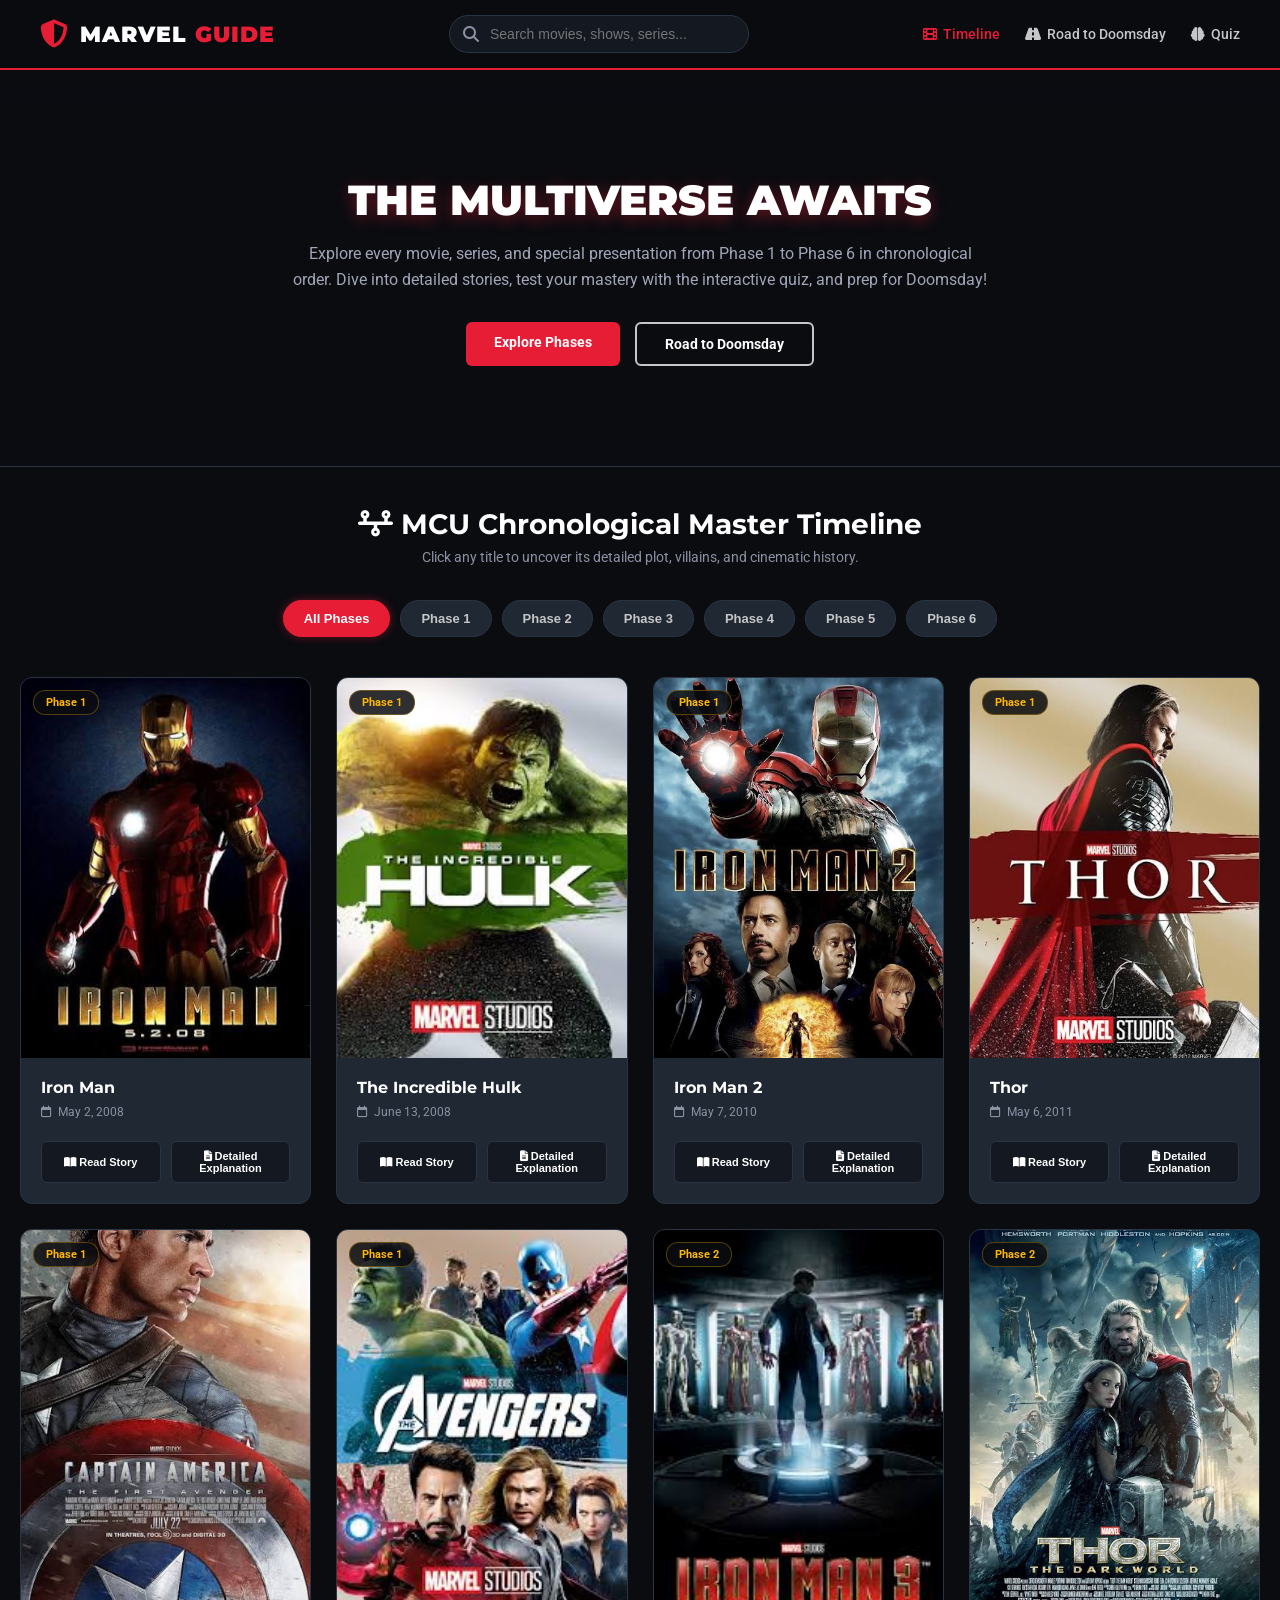
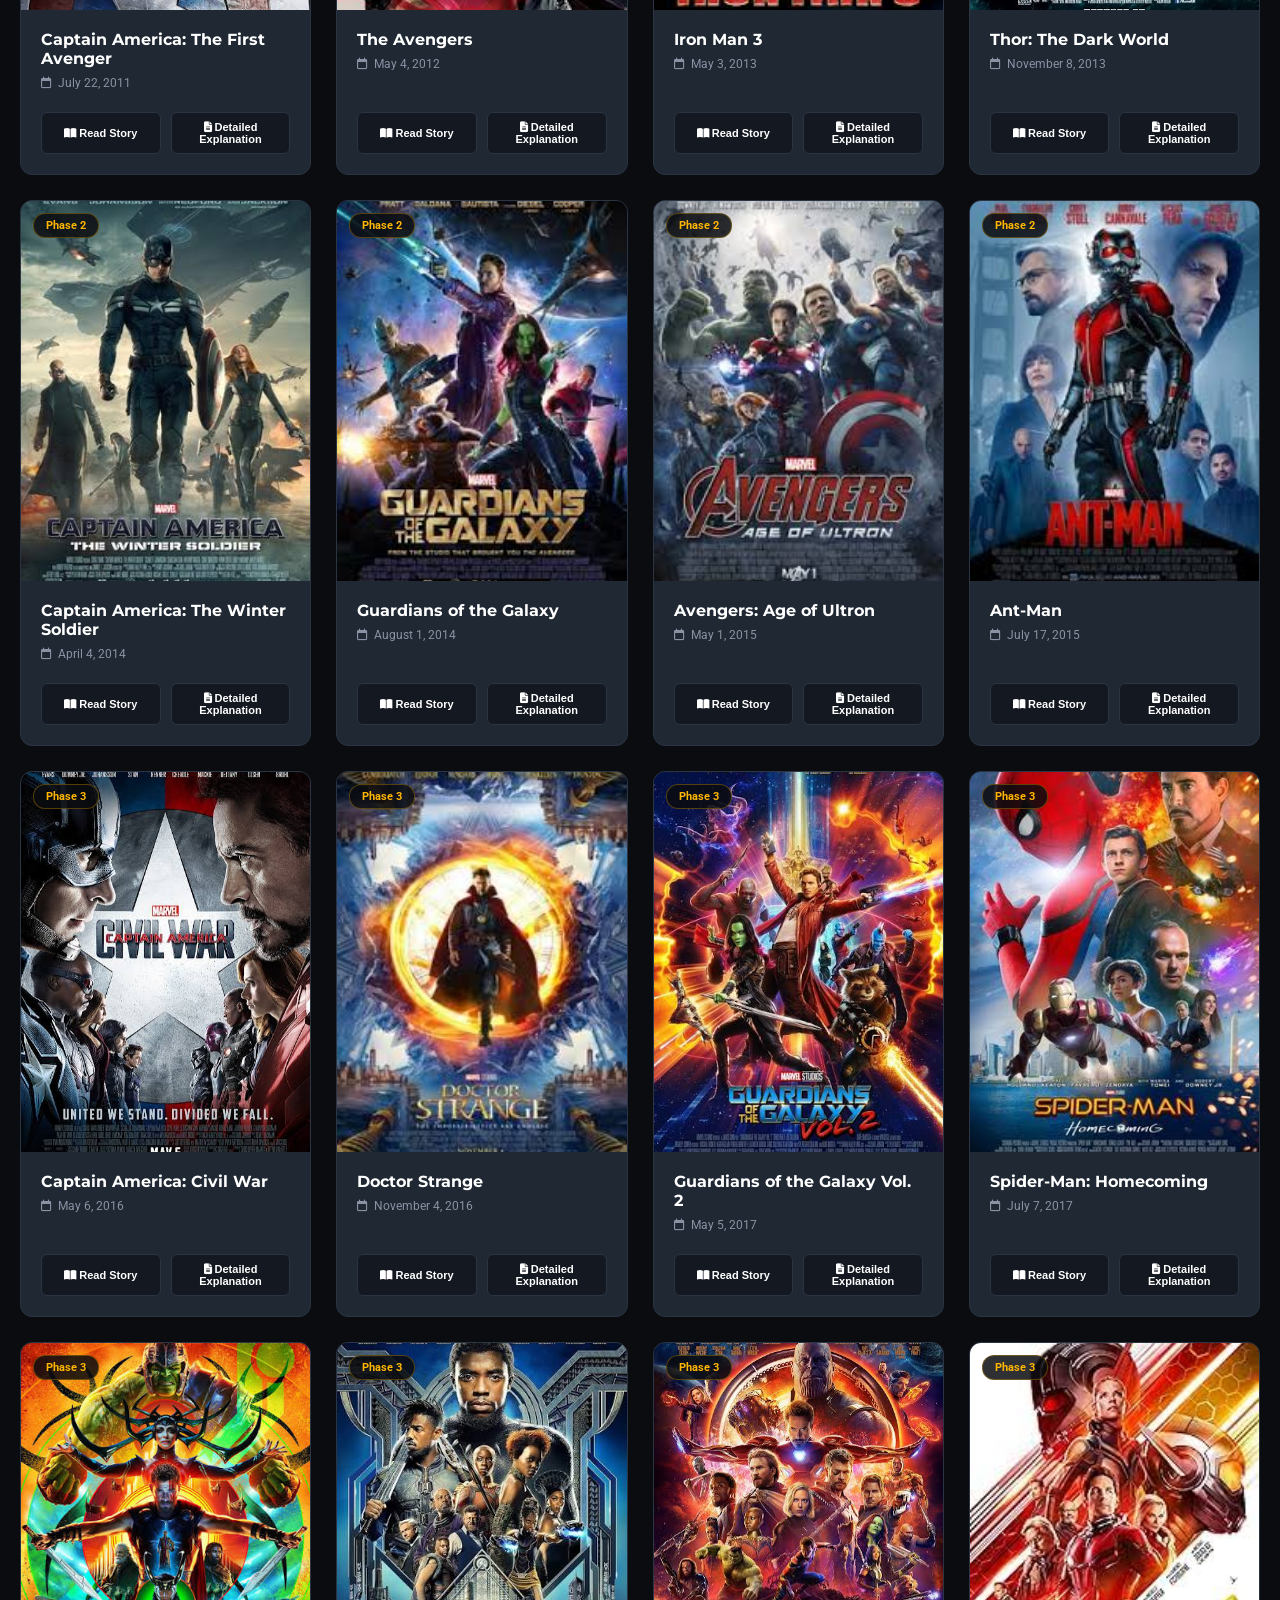
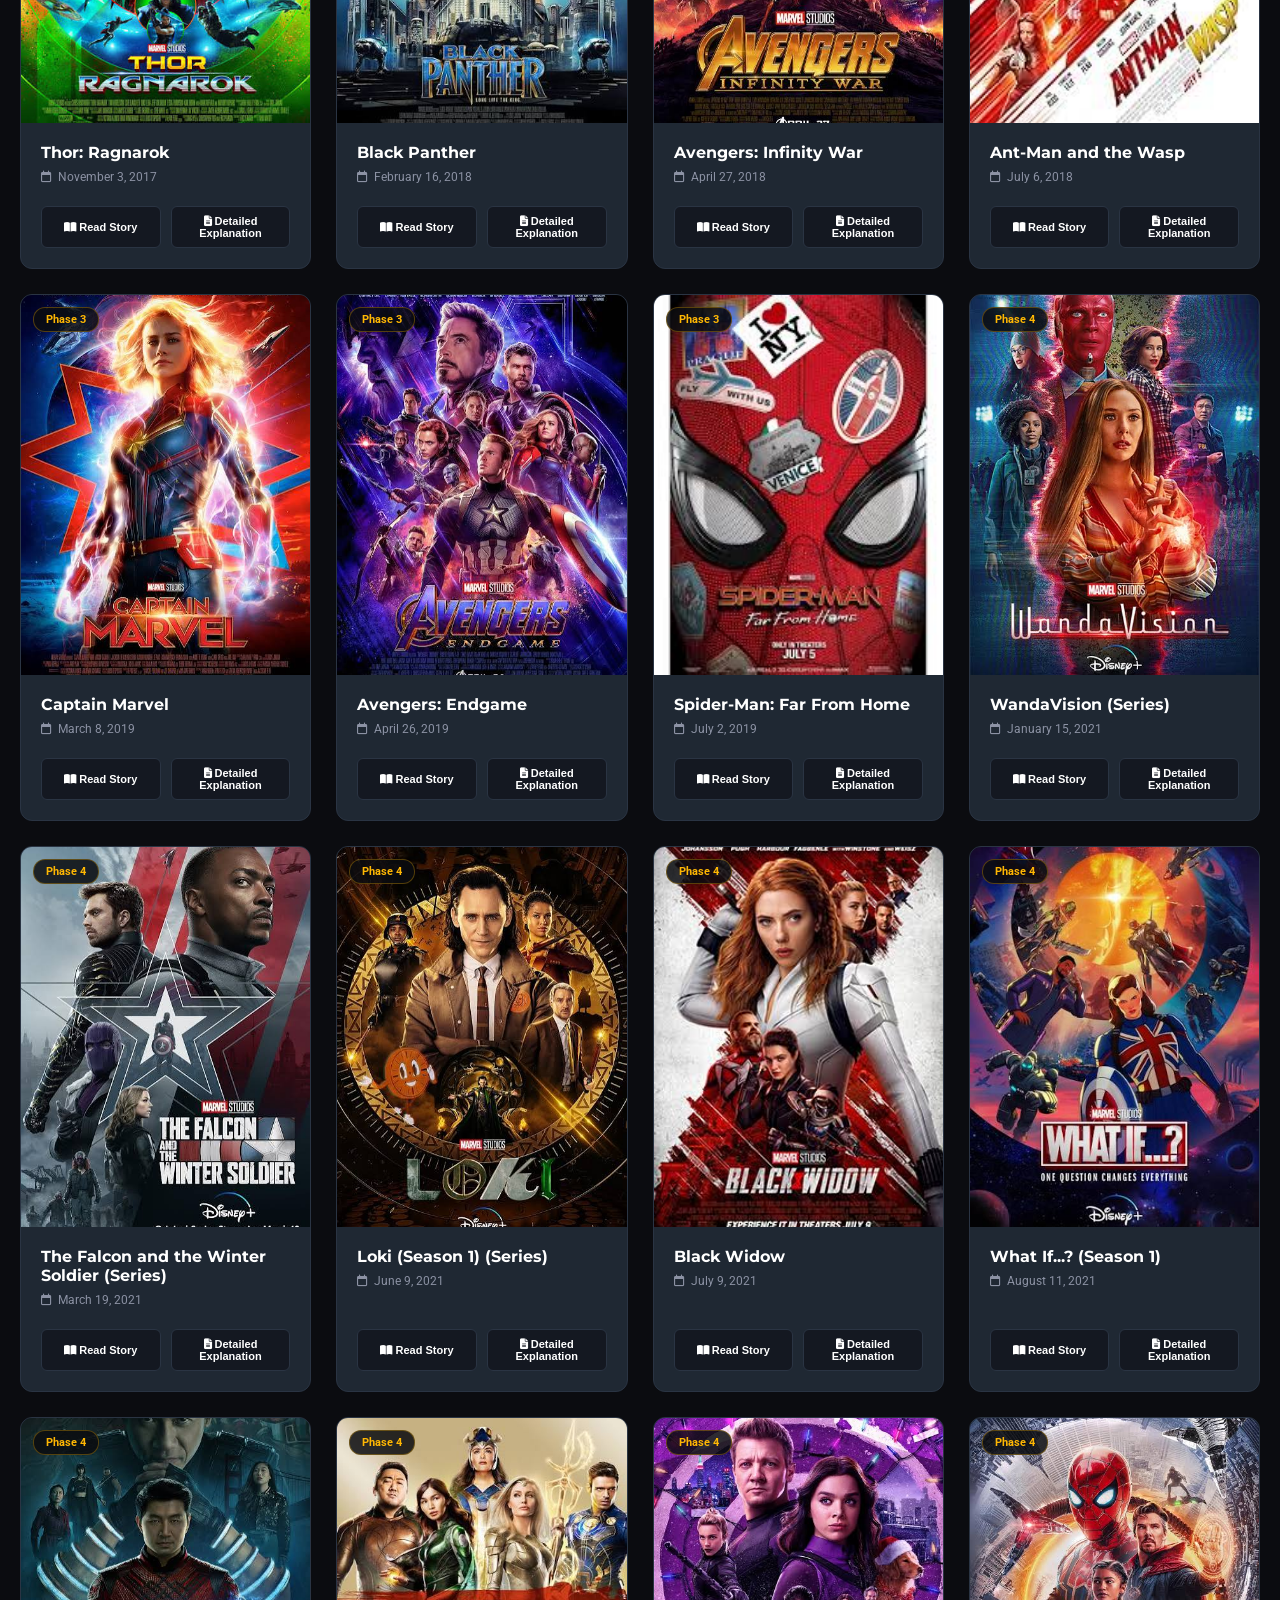
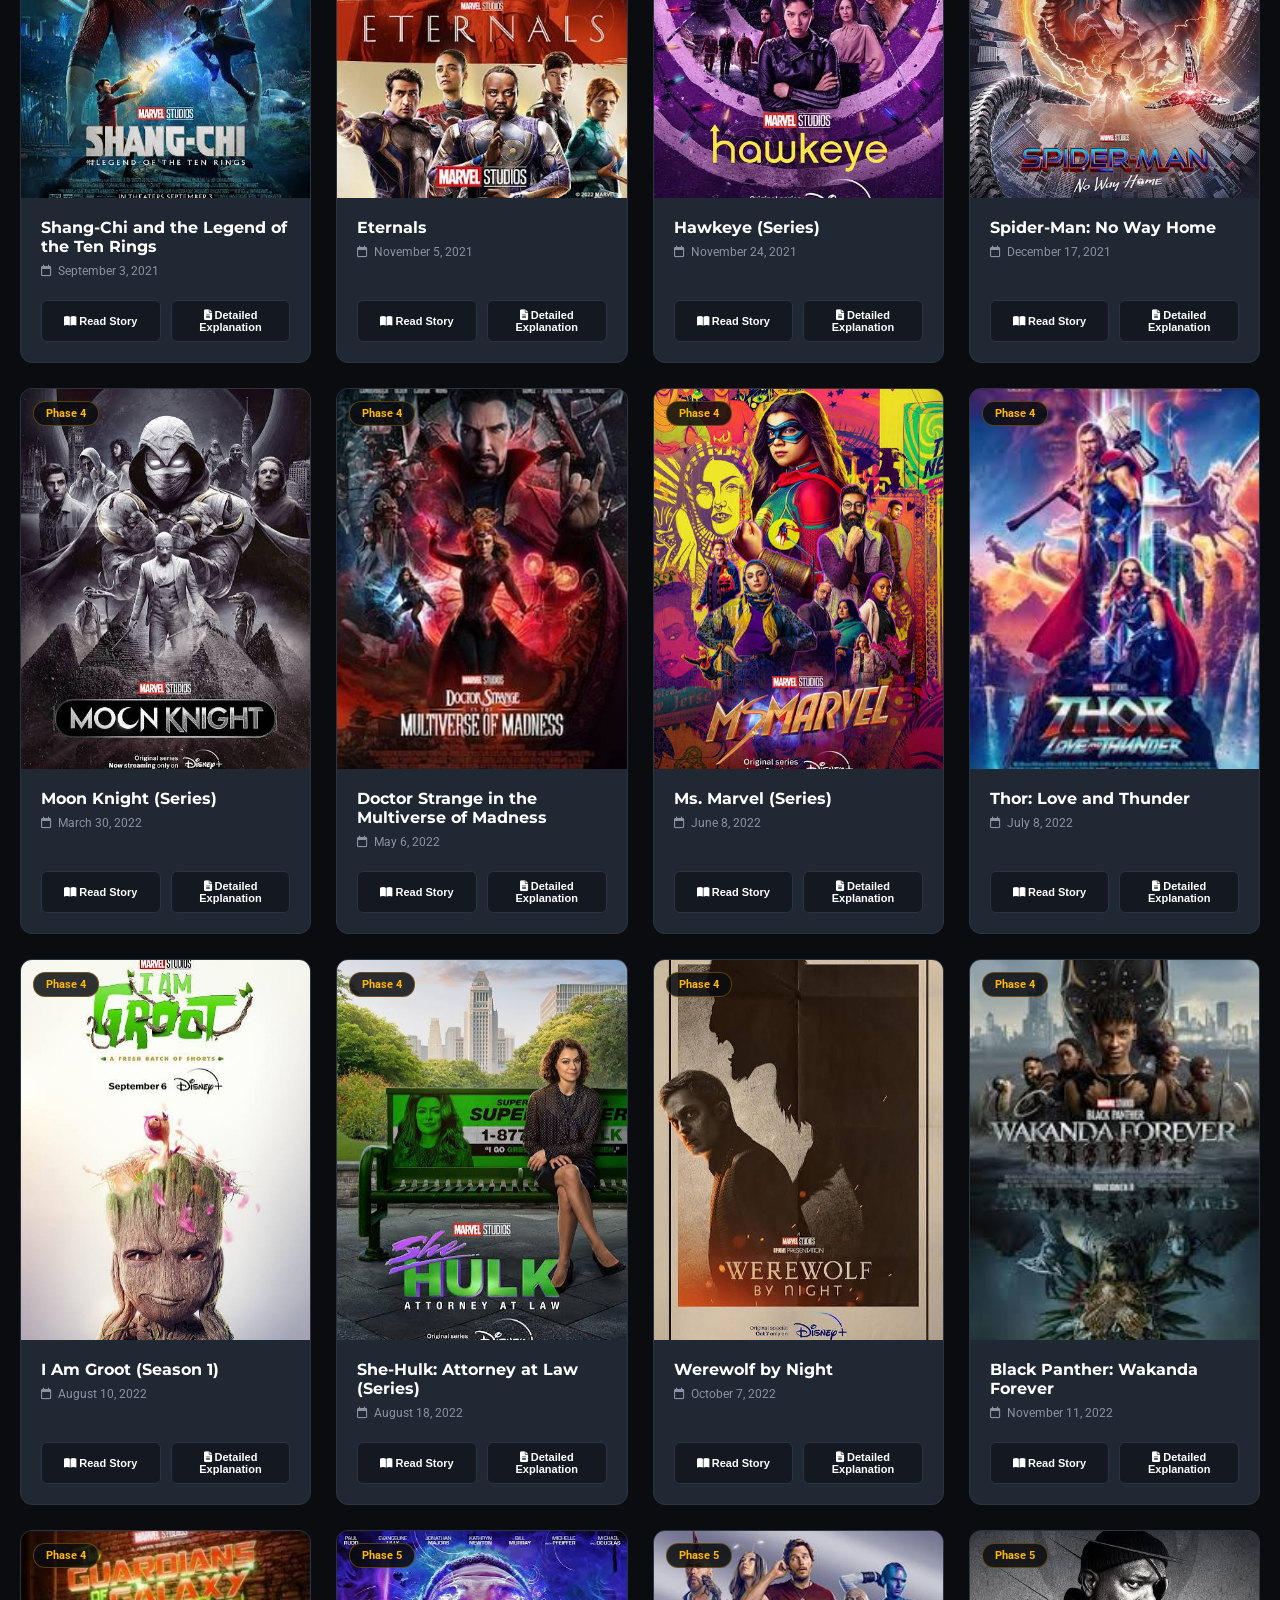
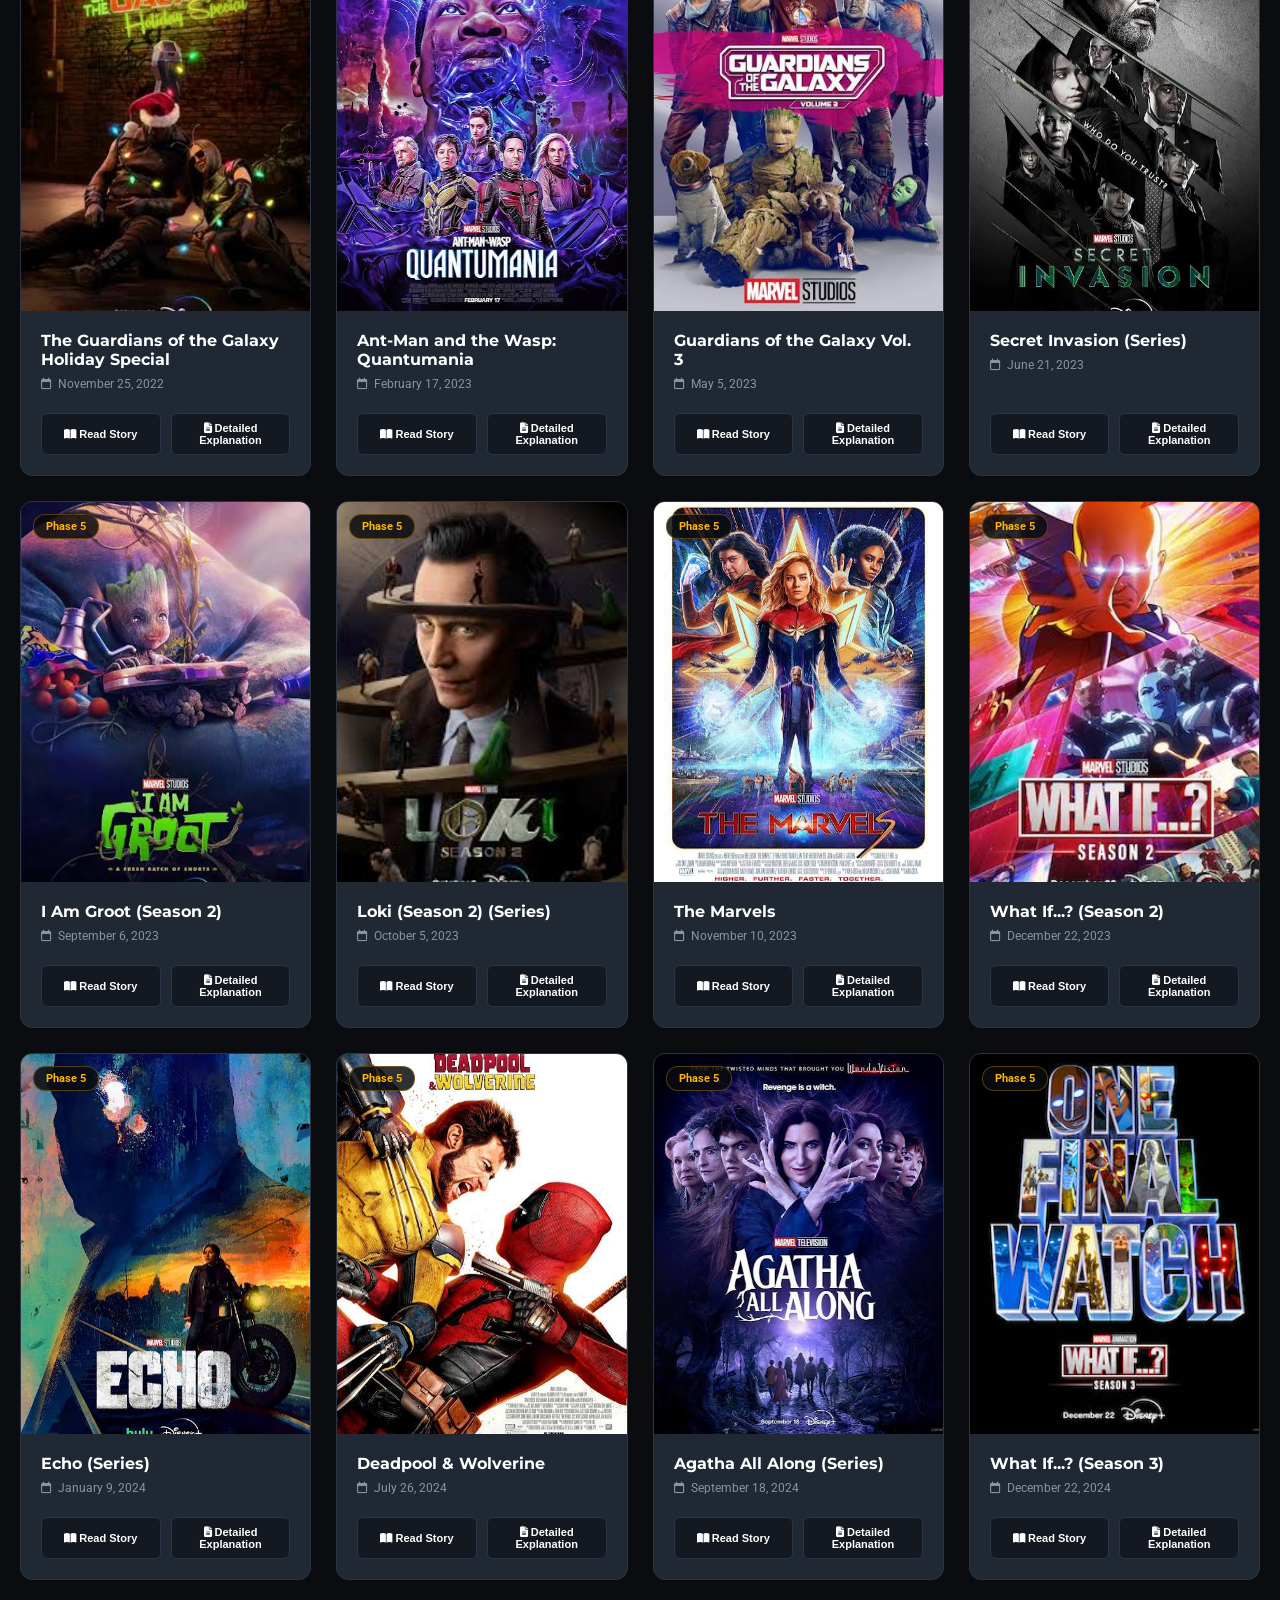
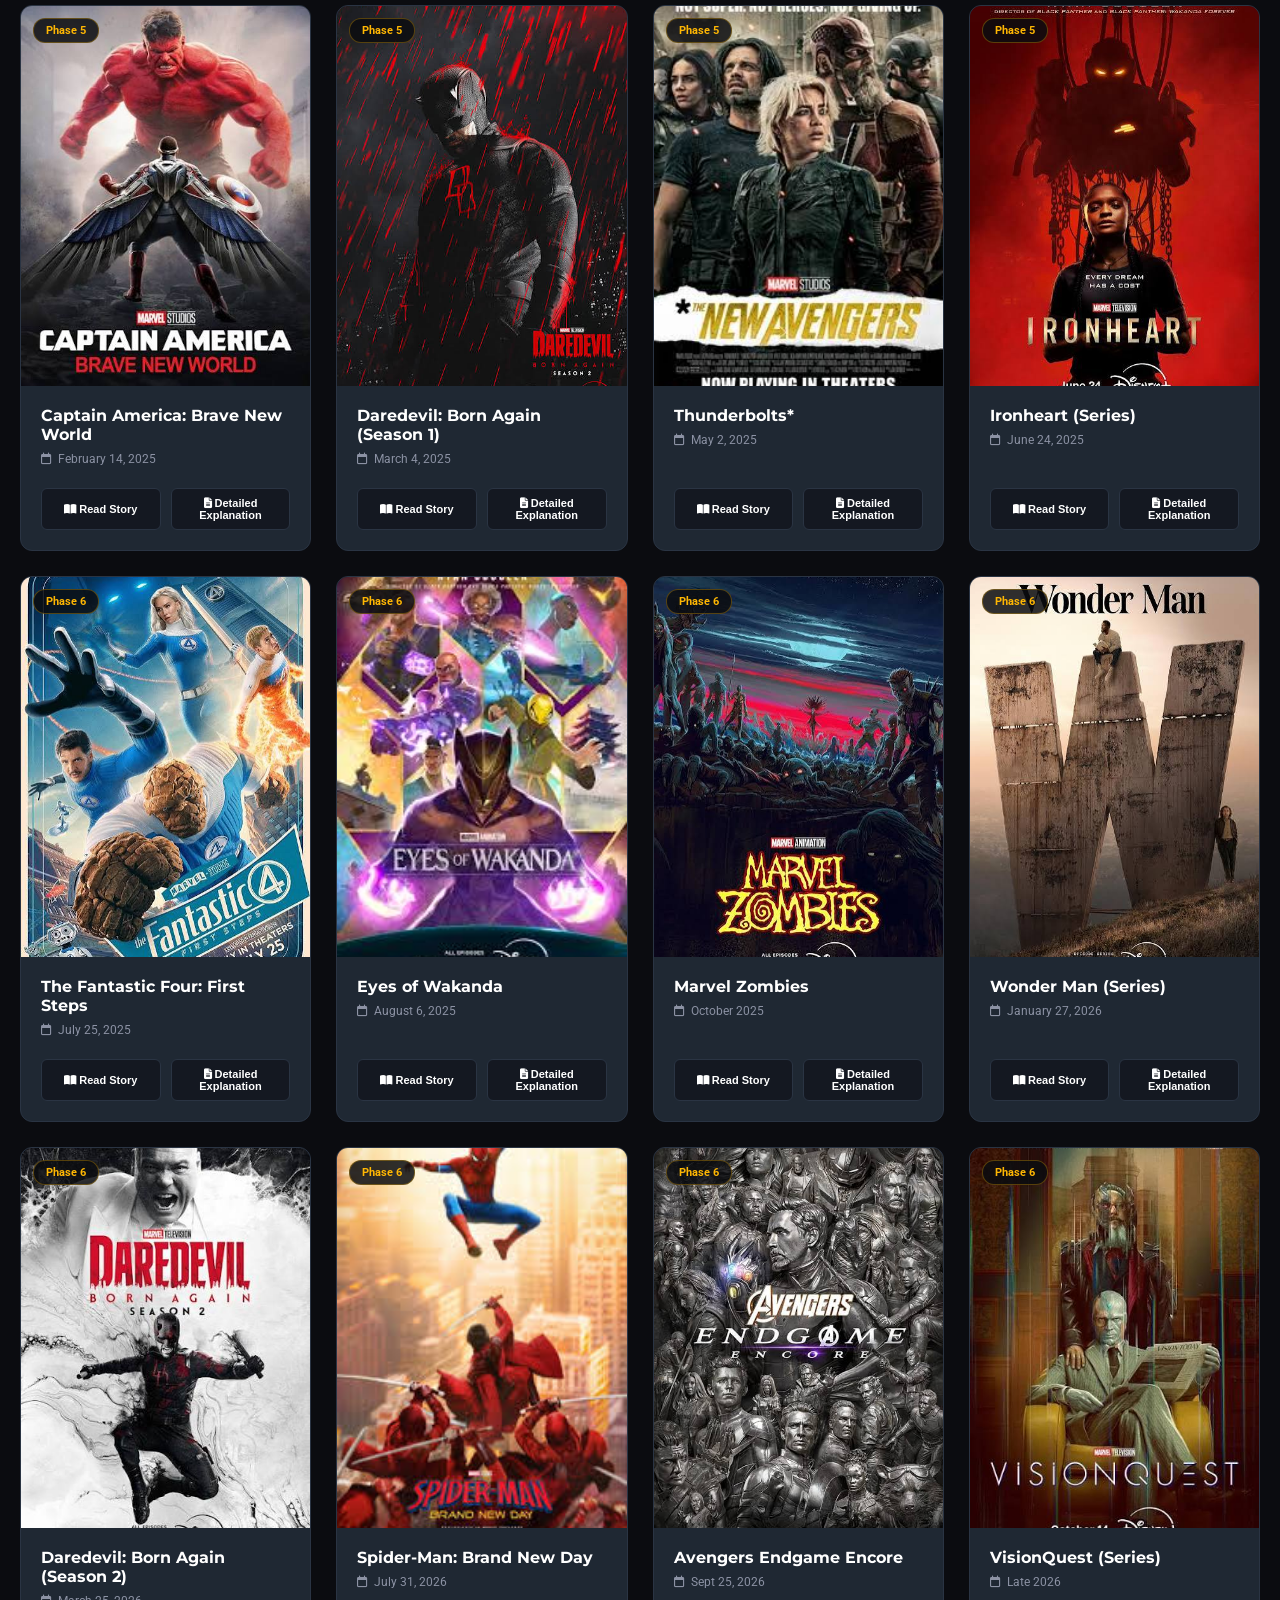
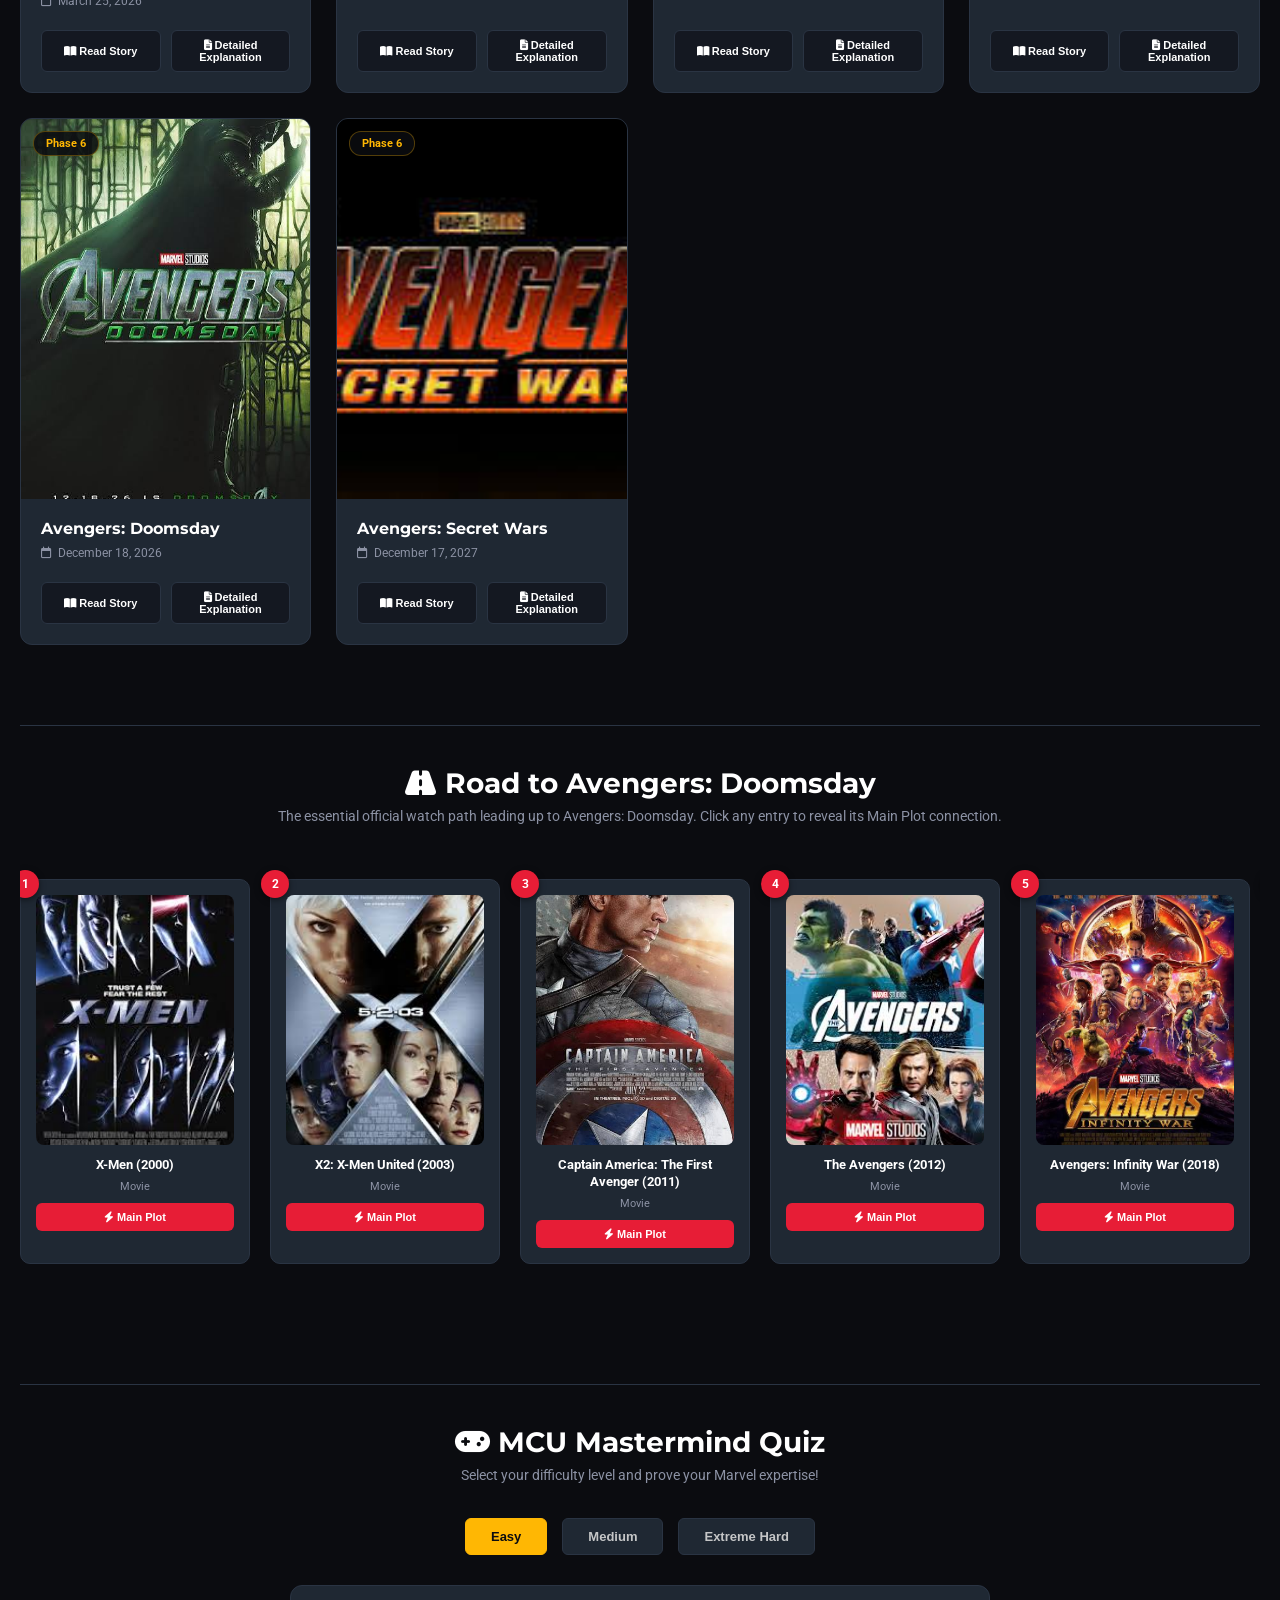
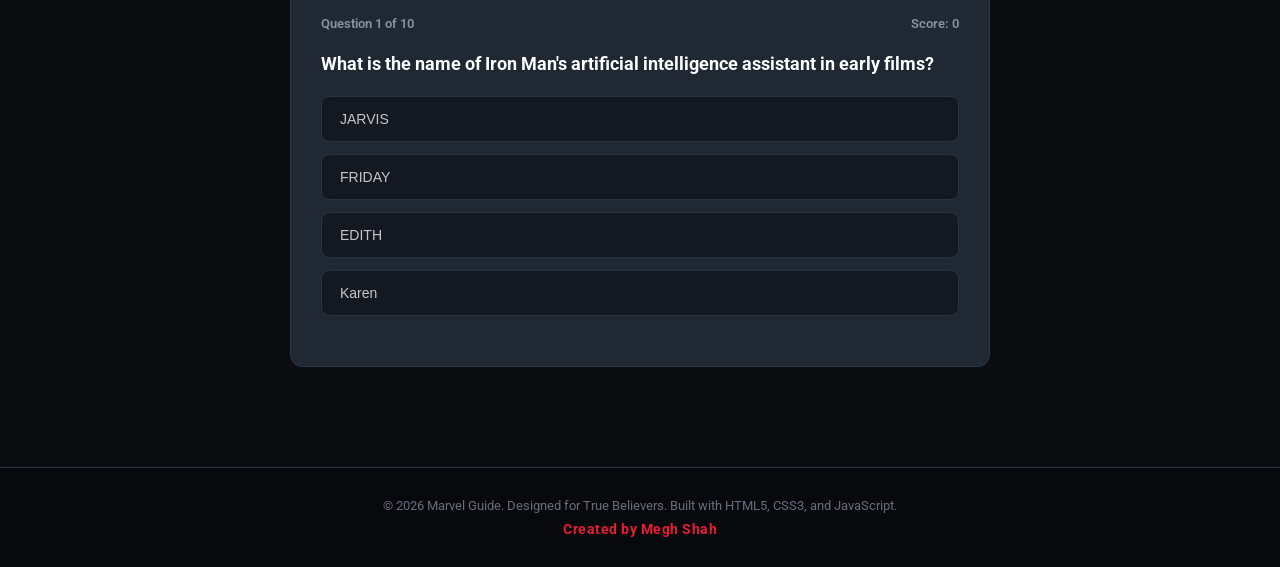
<file: index.html>
<!DOCTYPE html>
<html lang="en">
<head>
    <meta charset="UTF-8">
    <meta name="viewport" content="width=device-width, initial-scale=1.0">
    <title>Marvel Guide - Ultimate Timeline & Database</title>
    <link rel="stylesheet" href="marvelweb.css">
    <link href="https://fonts.googleapis.com/css2?family=Montserrat:wght@400;600;700;900&family=Roboto:wght@300;400;500;700&display=swap" rel="stylesheet">
    <link rel="stylesheet" href="https://cdnjs.cloudflare.com/ajax/libs/font-awesome/6.4.0/css/all.min.css">
</head>
<body>

    <!-- Header & Navigation -->
    <header class="marvel-header">
        <div class="logo-container">
            <i class="fa-solid fa-shield-halved logo-icon"></i>
            <h1>MARVEL <span class="highlight">GUIDE</span></h1>
        </div>
        <div class="search-bar-container">
            <i class="fa-solid fa-magnifying-glass"></i>
            <input type="text" id="searchInput" placeholder="Search movies, shows, series...">
        </div>
        <nav class="nav-links">
            <a href="#timelineSection" class="active"><i class="fa-solid fa-film"></i> Timeline</a>
            <a href="#doomsdaySection"><i class="fa-solid fa-road"></i> Road to Doomsday</a>
            <a href="#quizSection"><i class="fa-solid fa-brain"></i> Quiz</a>
        </nav>
    </header>

    <!-- Hero Section -->
    <section class="hero-banner">
        <div class="hero-content">
            <h2>THE MULTIVERSE AWAITS</h2>
            <p>Explore every movie, series, and special presentation from Phase 1 to Phase 6 in chronological order. Dive into detailed stories, test your mastery with the interactive quiz, and prep for Doomsday!</p>
            <div class="hero-buttons">
                <a href="#timelineSection" class="btn-primary">Explore Phases</a>
                <a href="#doomsdaySection" class="btn-secondary">Road to Doomsday</a>
            </div>
        </div>
    </section>

    <!-- Main Content Area -->
    <main class="main-container">

        <!-- Phase Tabs & Timeline Section -->
        <section id="timelineSection" class="timeline-section">
            <div class="section-title">
                <h2><i class="fa-solid fa-timeline"></i> MCU Chronological Master Timeline</h2>
                <p>Click any title to uncover its detailed plot, villains, and cinematic history.</p>
            </div>

            <!-- Phase Navigation Tabs -->
            <div class="phase-tabs" id="phaseTabs">
                <button class="tab-btn active" data-phase="all">All Phases</button>
                <button class="tab-btn" data-phase="1">Phase 1</button>
                <button class="tab-btn" data-phase="2">Phase 2</button>
                <button class="tab-btn" data-phase="3">Phase 3</button>
                <button class="tab-btn" data-phase="4">Phase 4</button>
                <button class="tab-btn" data-phase="5">Phase 5</button>
                <button class="tab-btn" data-phase="6">Phase 6</button>
            </div>

            <!-- Movie Cards Grid -->
            <div class="movies-grid" id="moviesGrid">
                <!-- Dynamically populated by marvelweb.js -->
            </div>
        </section>

        <!-- Road to Doomsday Highway Section -->
        <section id="doomsdaySection" class="doomsday-section">
            <div class="section-title">
                <h2><i class="fa-solid fa-road"></i> Road to Avengers: Doomsday</h2>
                <p>The essential official watch path leading up to Avengers: Doomsday. Click any entry to reveal its Main Plot connection.</p>
            </div>
            
            <div class="road-container" id="roadContainer">
                <!-- Dynamically populated road track -->
            </div>
        </section>

        <!-- Quiz Section -->
        <section id="quizSection" class="quiz-section">
            <div class="section-title">
                <h2><i class="fa-solid fa-gamepad"></i> MCU Mastermind Quiz</h2>
                <p>Select your difficulty level and prove your Marvel expertise!</p>
            </div>

            <div class="difficulty-selector" id="difficultySelector">
                <button class="diff-btn active" data-diff="easy">Easy</button>
                <button class="diff-btn" data-diff="medium">Medium</button>
                <button class="diff-btn" data-diff="extreme">Extreme Hard</button>
            </div>

            <div class="quiz-card" id="quizCard">
                <div class="quiz-header">
                    <span id="questionProgress">Question 1 of 10</span>
                    <span id="quizScore">Score: 0</span>
                </div>
                <div class="quiz-body" id="quizBody">
                    <!-- Populated via JS -->
                </div>
            </div>
        </section>

    </main>

    <!-- Story & Plot Modal Popup -->
    <div class="modal-overlay" id="storyModal">
        <div class="modal-content">
            <button class="close-modal" id="closeModal">&times;</button>
            <div class="modal-body-content" id="modalBodyContent">
                <!-- Populated dynamically -->
            </div>
        </div>
    </div>

    <!-- Footer -->
    <footer class="marvel-footer">
        <p>&copy; 2026 Marvel Guide. Designed for True Believers. Built with HTML5, CSS3, and JavaScript.</p>
        <p class="creator-credit">Created by Megh Shah</p>
    </footer>

    <script src="marvelweb.js"></script>
</body>
</html>
</file>
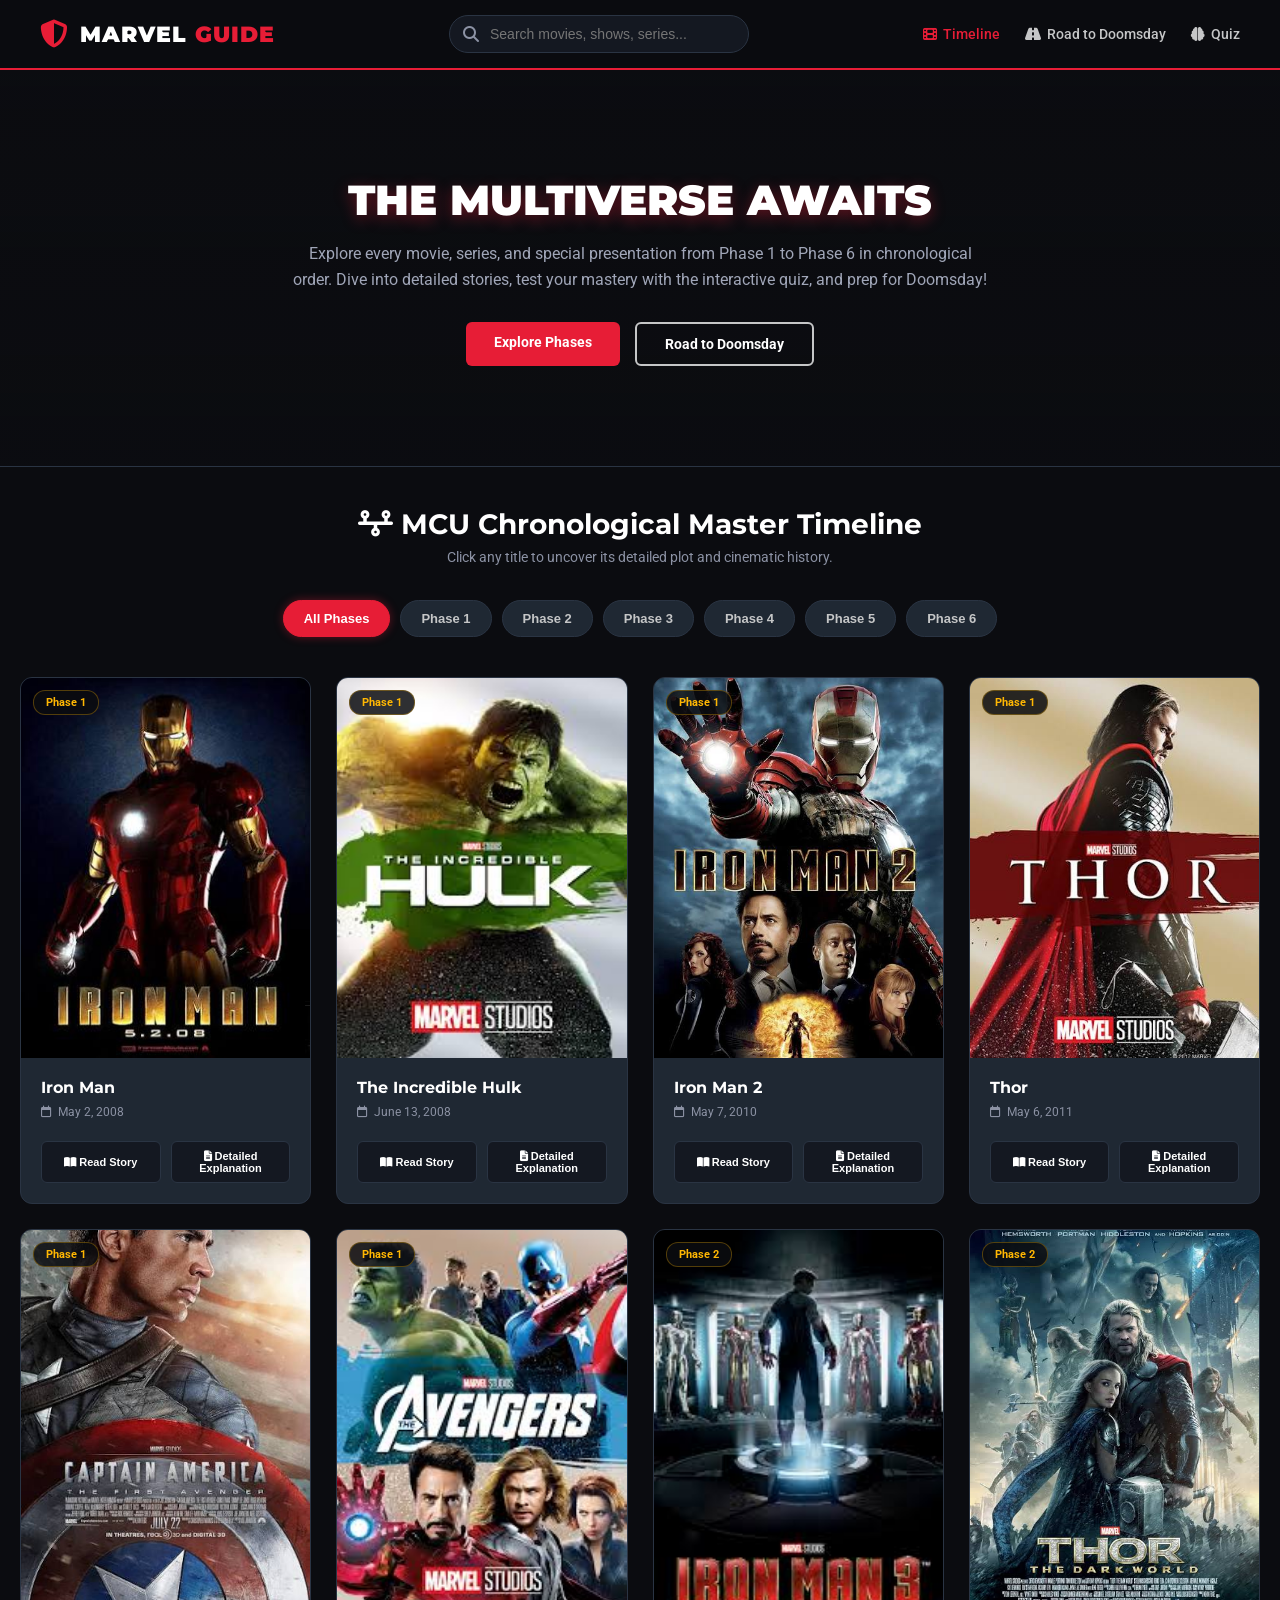
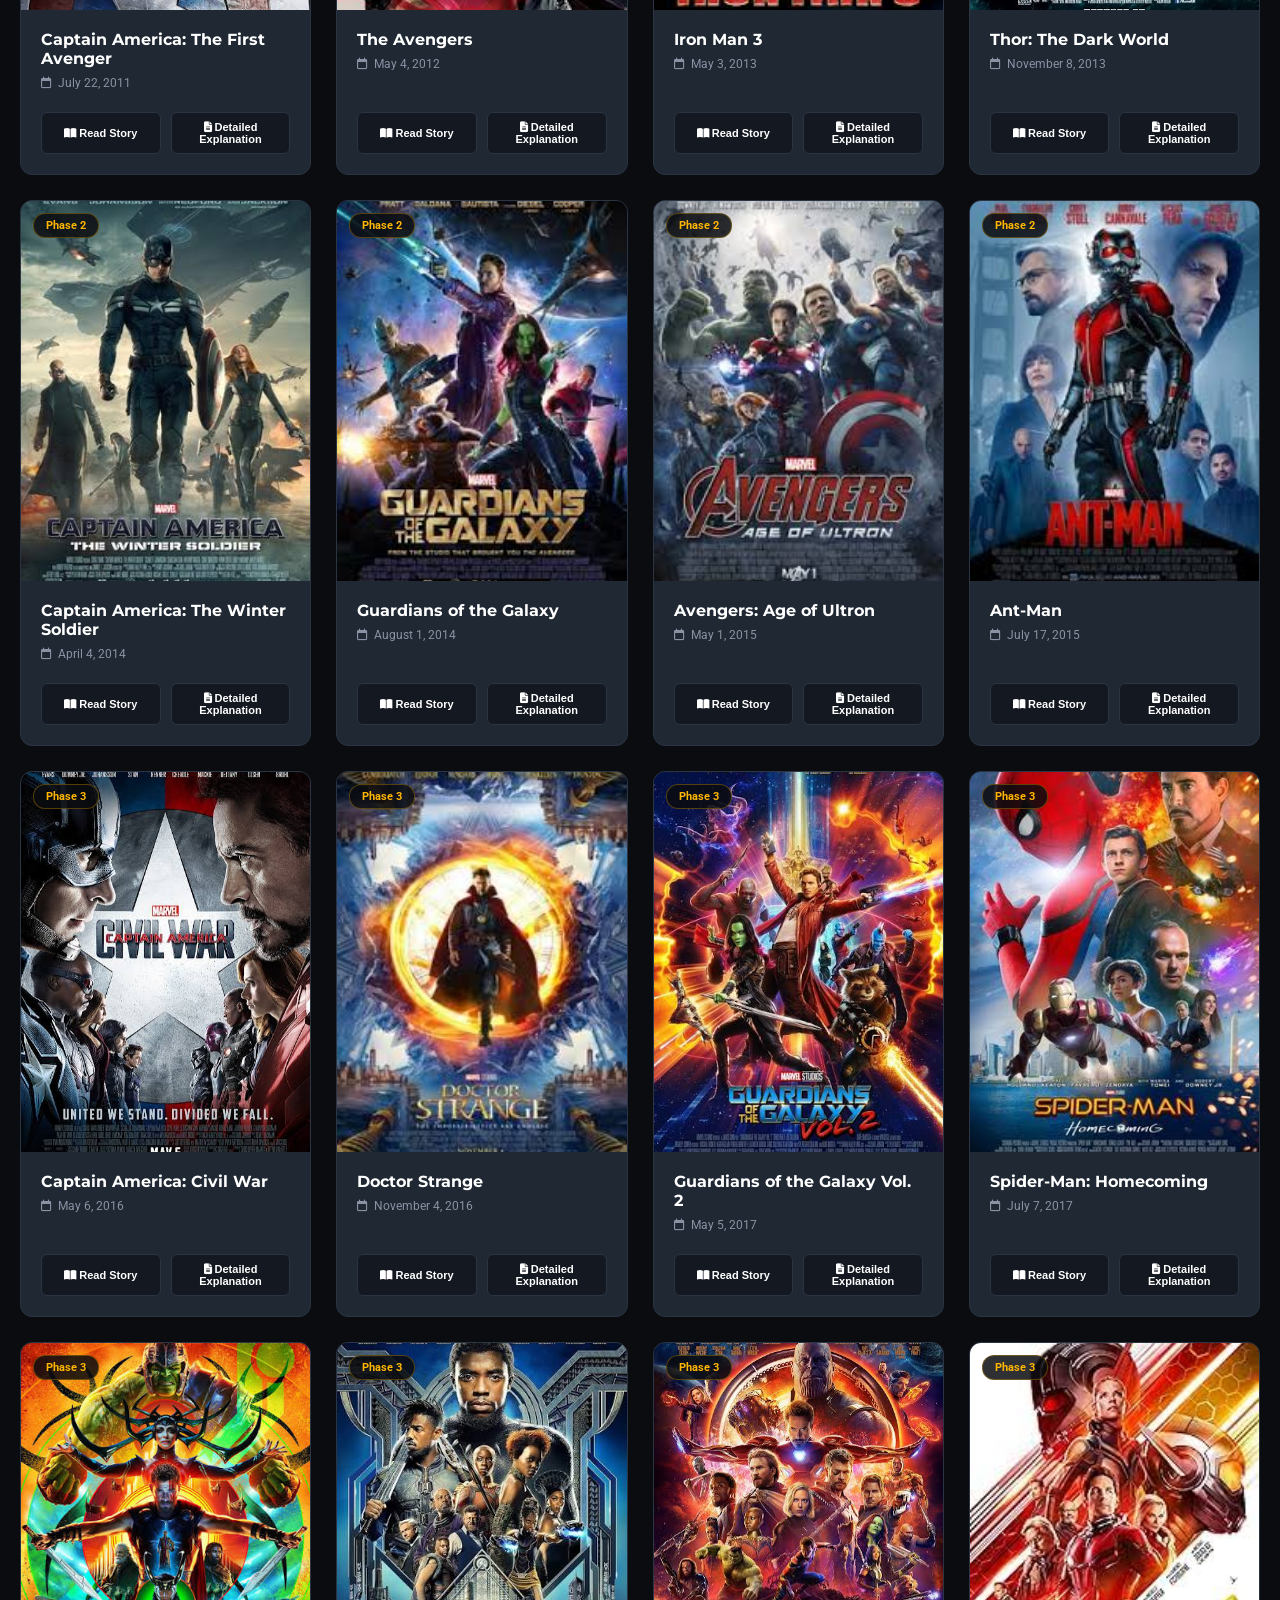
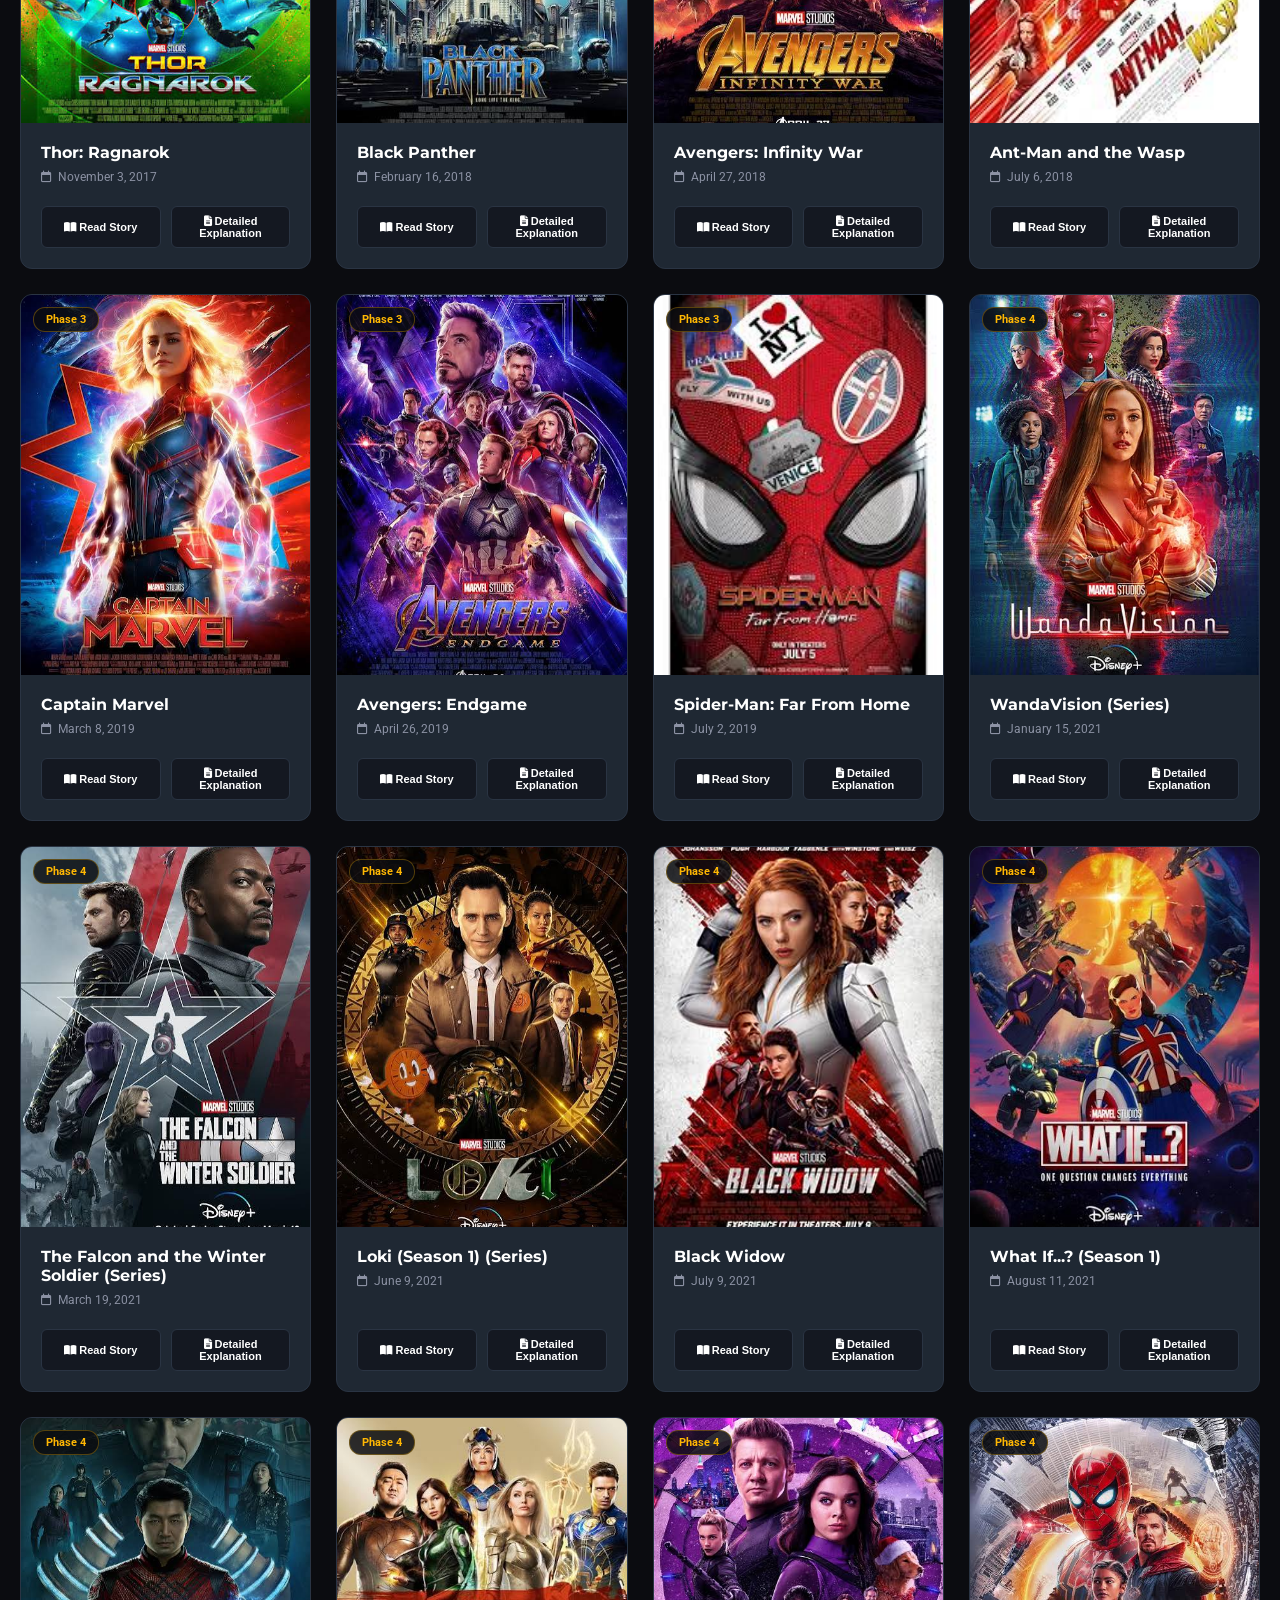
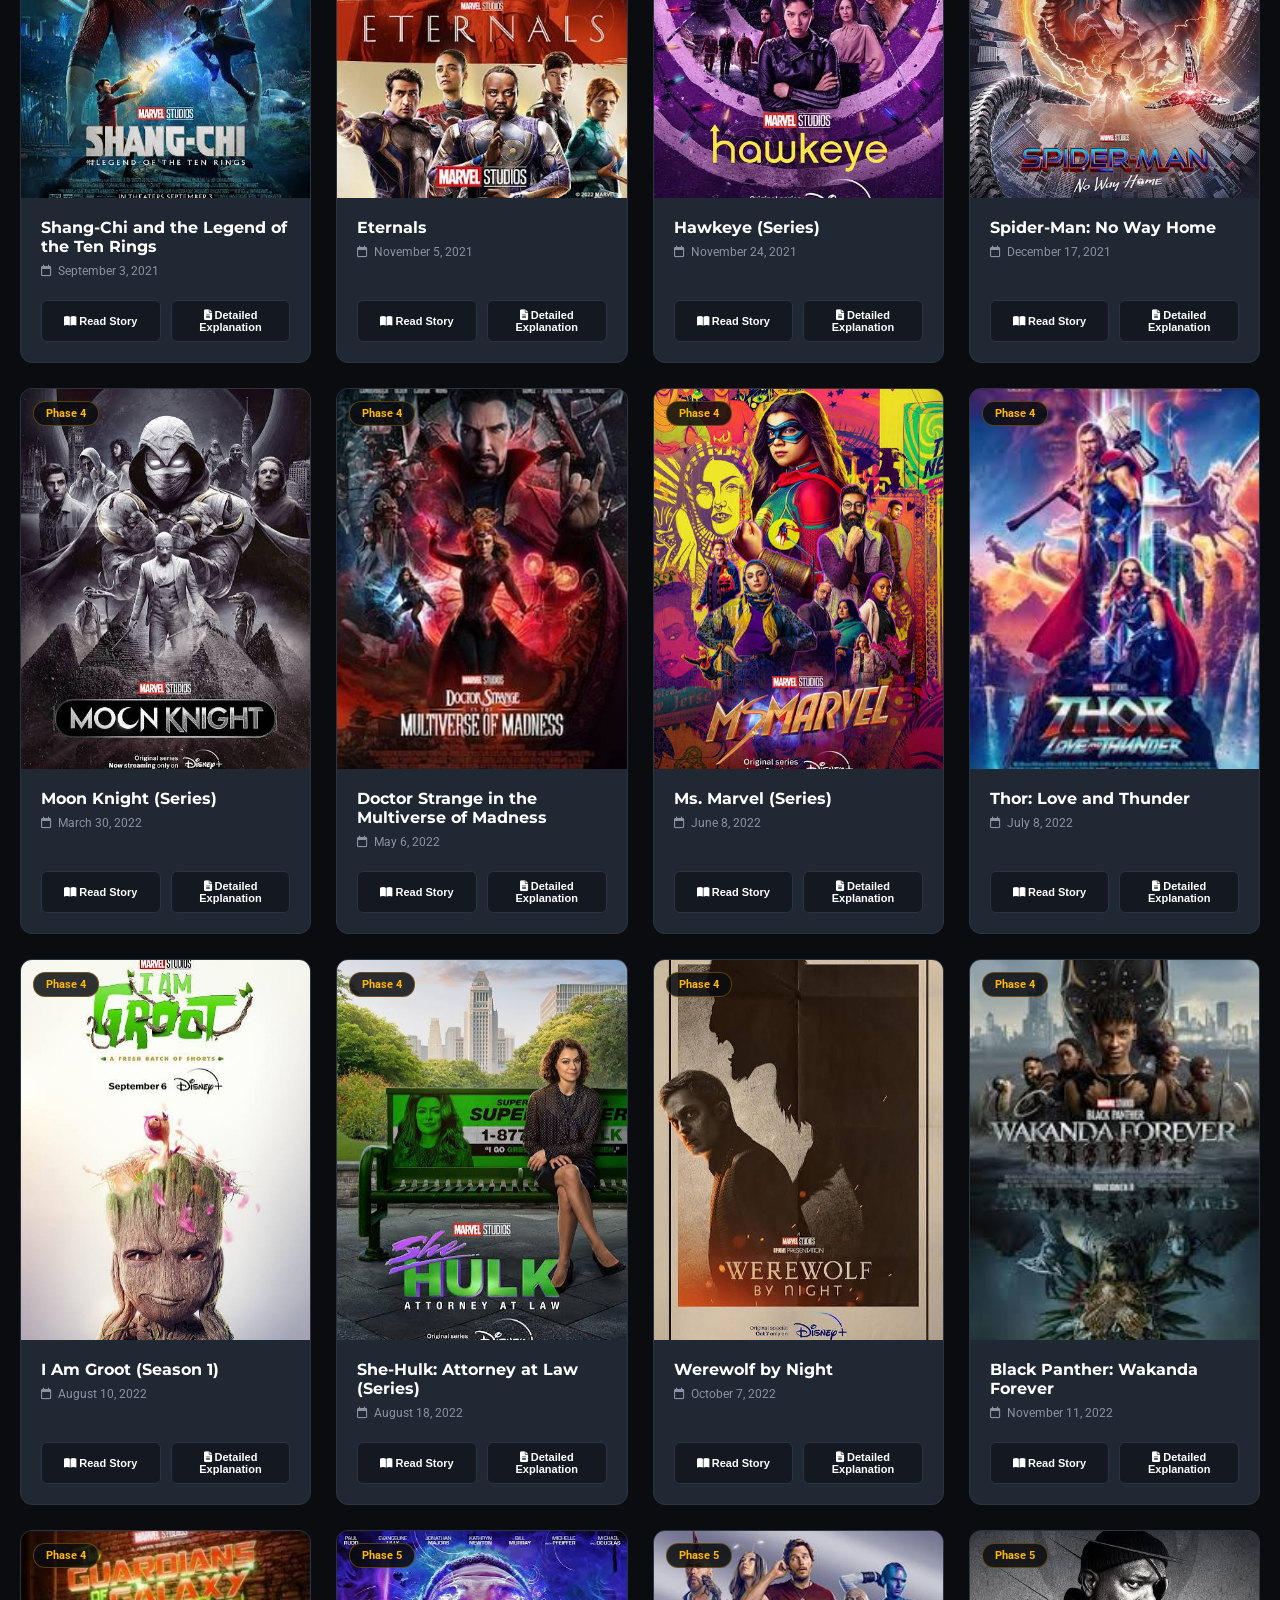
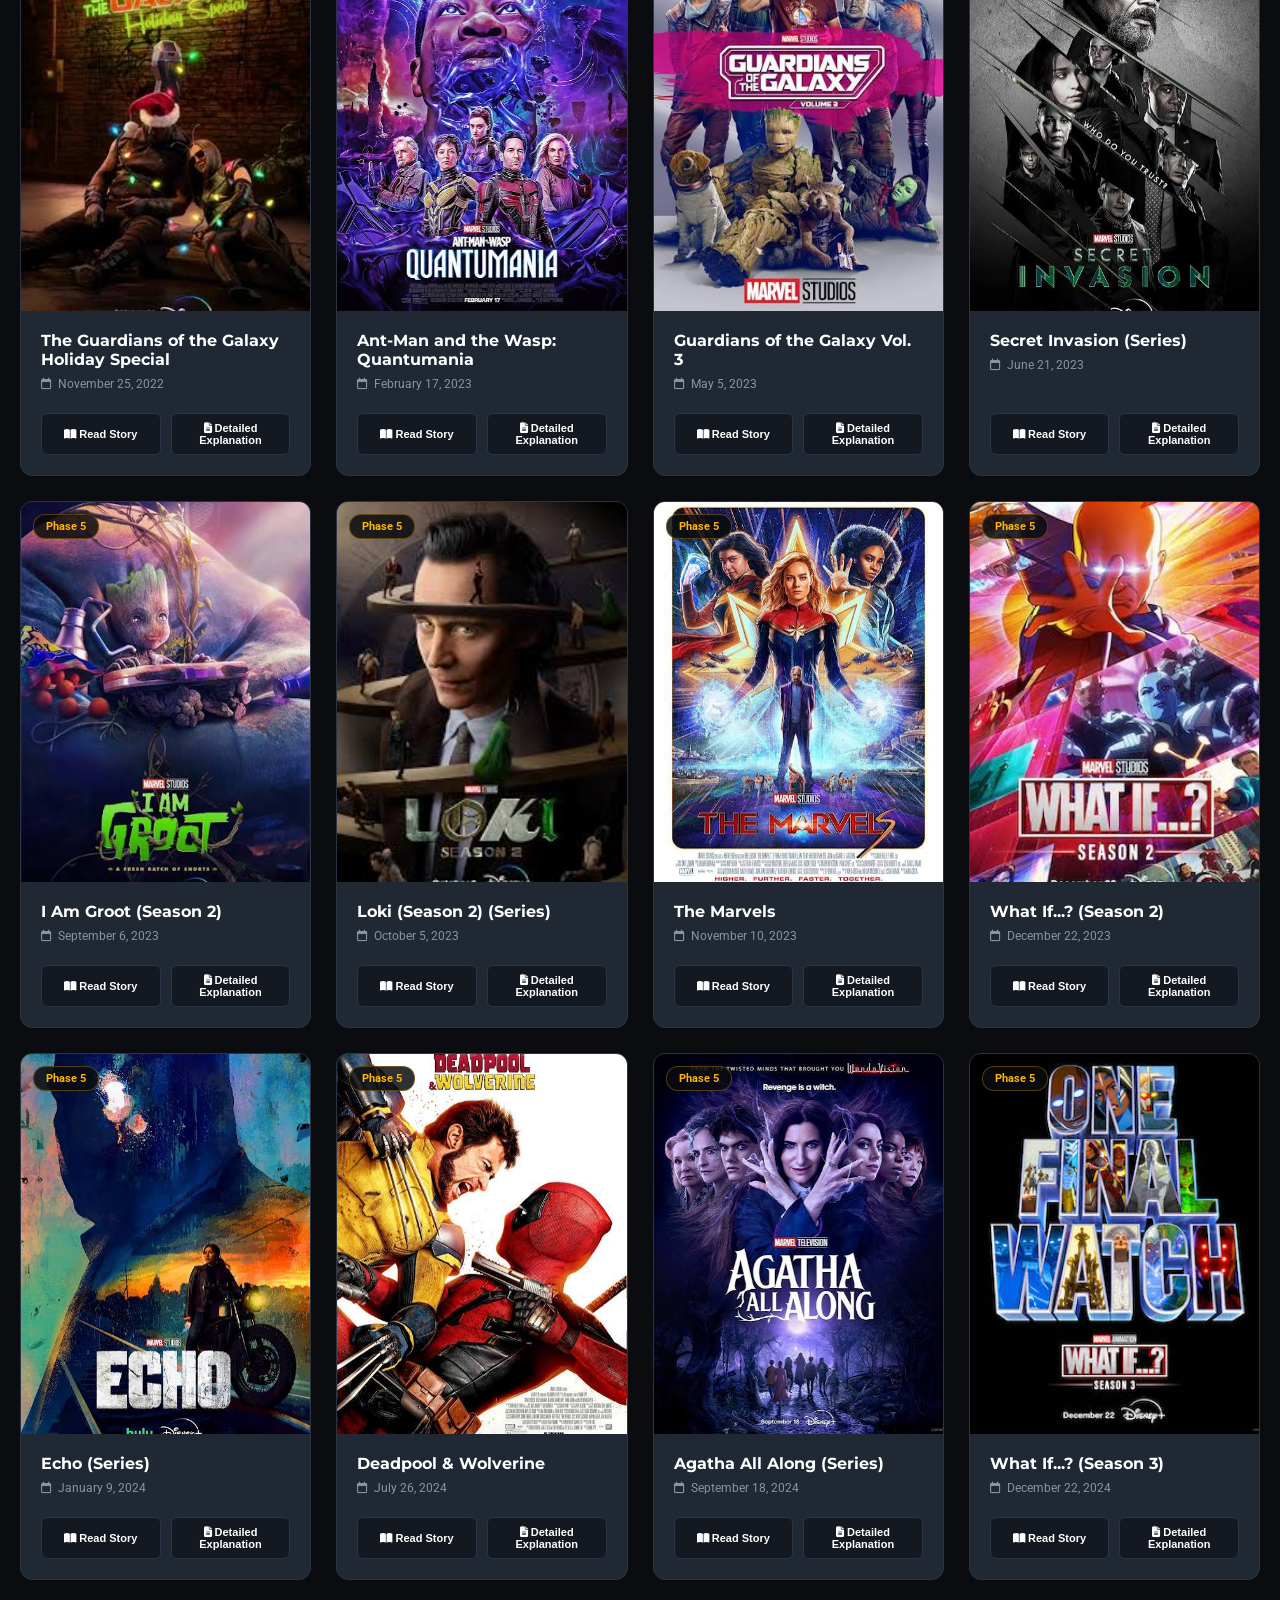
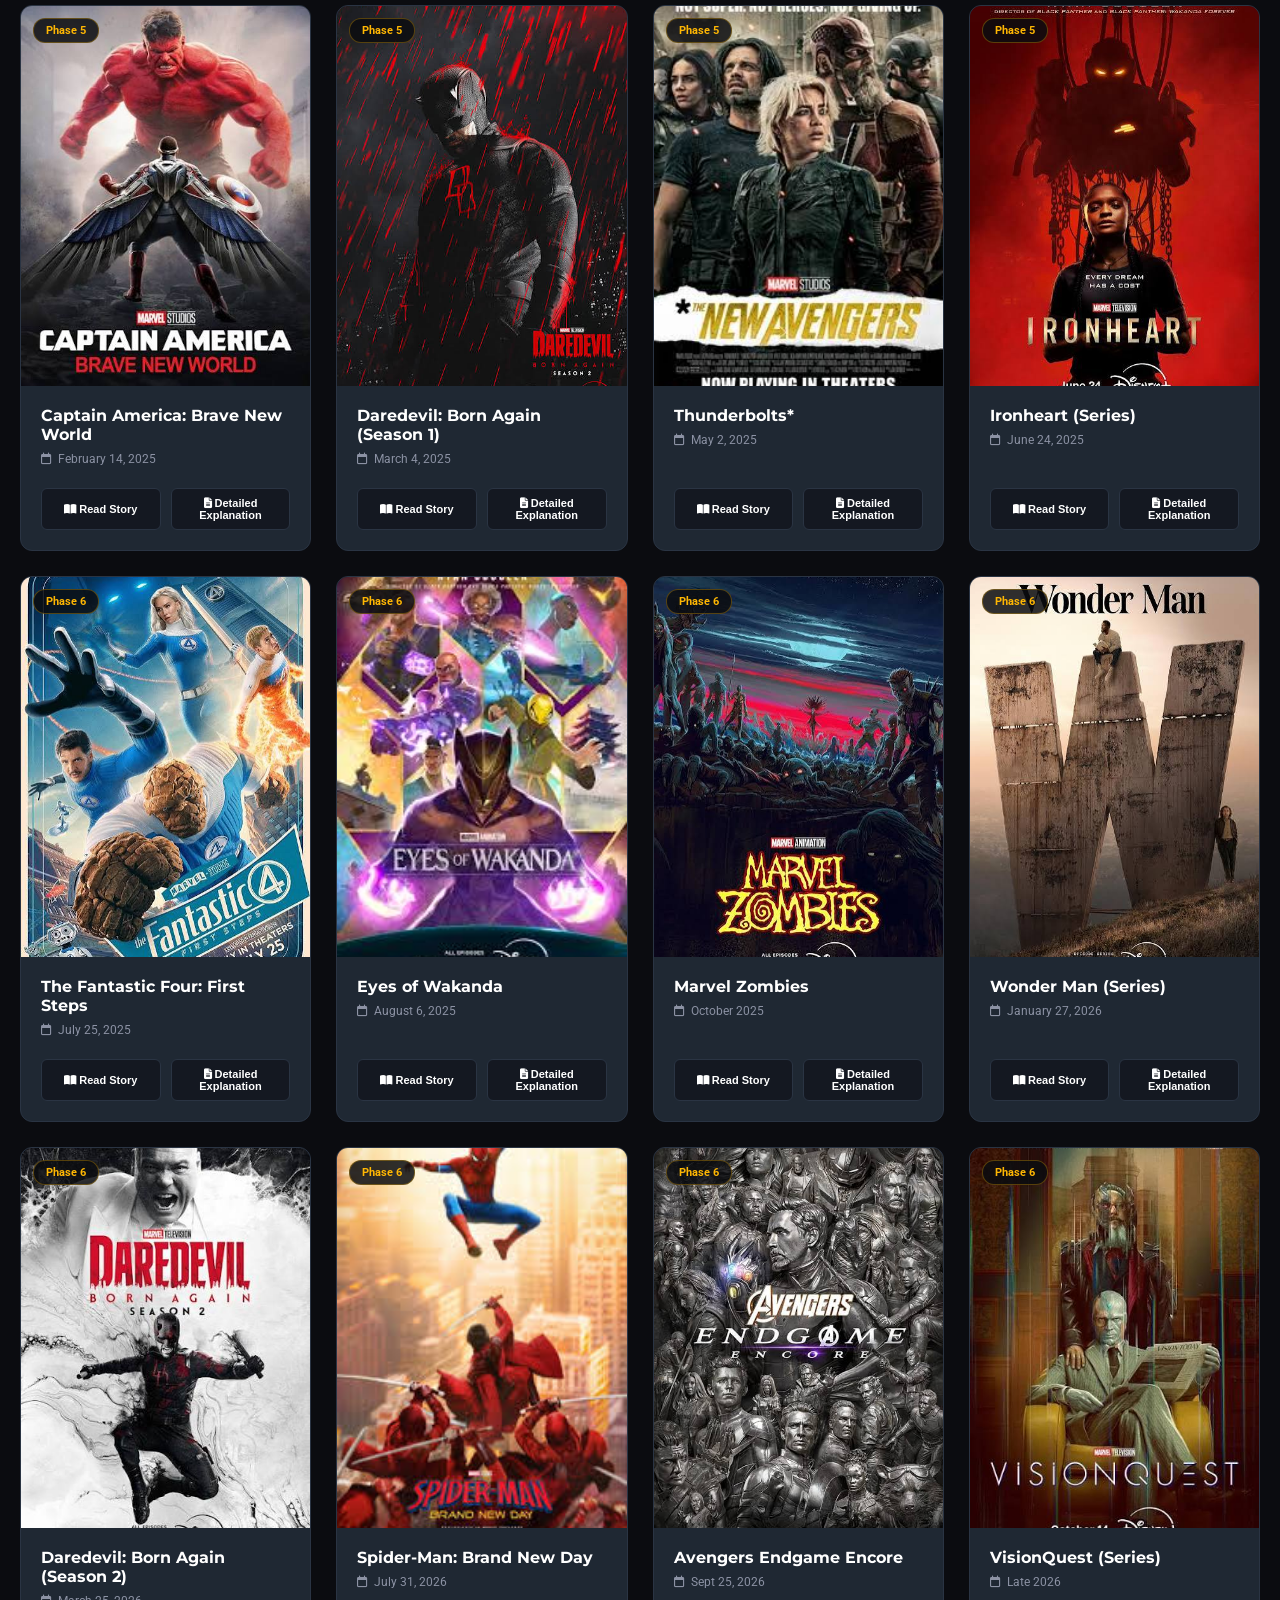
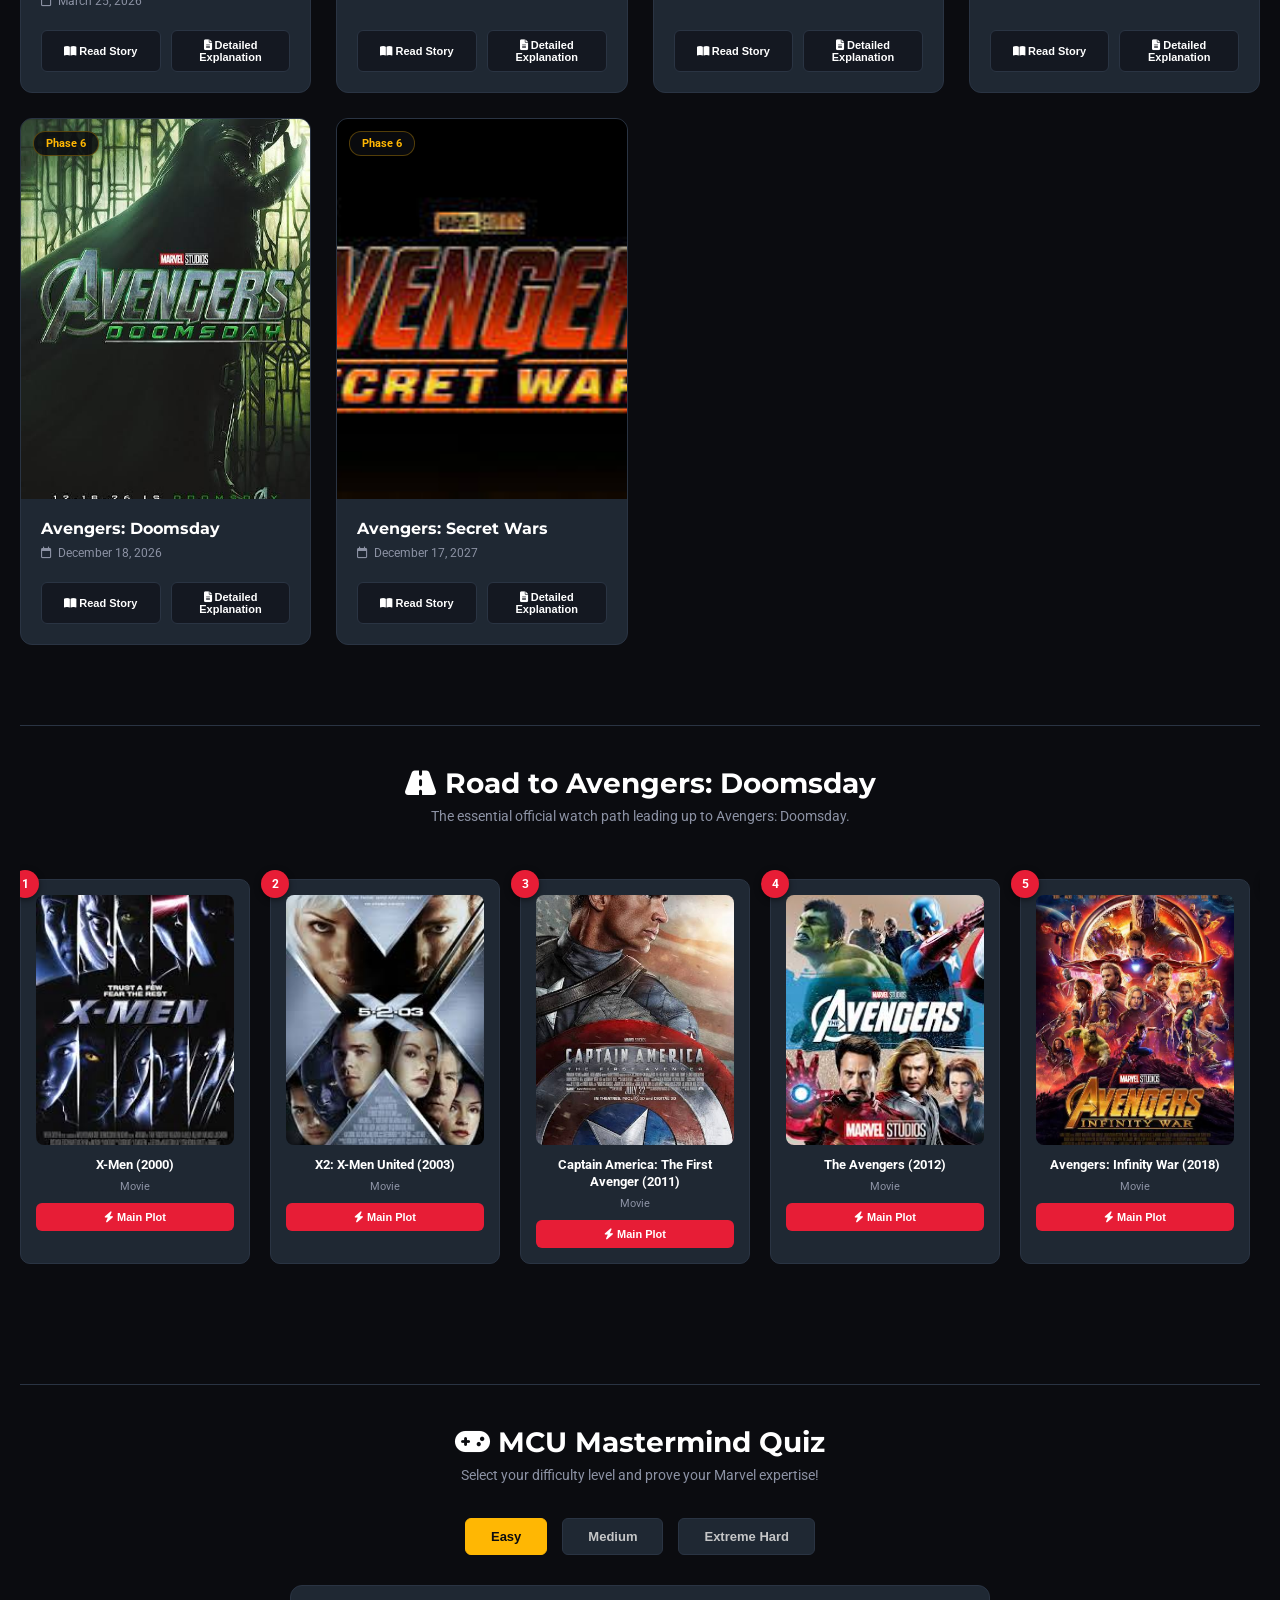
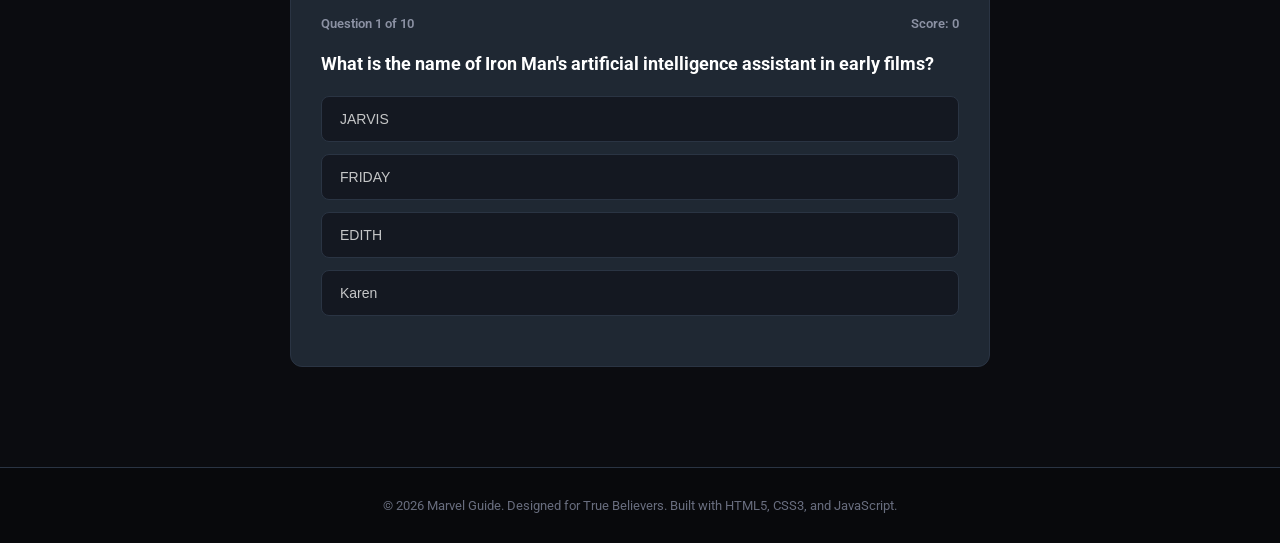
<file: marvelweb.html>
<!DOCTYPE html>
<html lang="en">
<head>
    <meta charset="UTF-8">
    <meta name="viewport" content="width=device-width, initial-scale=1.0">
    <title>Marvel Guide - Ultimate Timeline & Database</title>
    <link rel="stylesheet" href="marvelweb.css">
    <link href="https://fonts.googleapis.com/css2?family=Montserrat:wght@400;600;700;900&family=Roboto:wght@300;400;500;700&display=swap" rel="stylesheet">
    <link rel="stylesheet" href="https://cdnjs.cloudflare.com/ajax/libs/font-awesome/6.4.0/css/all.min.css">
</head>
<body>

    <!-- Header & Navigation -->
    <header class="marvel-header">
        <div class="logo-container">
            <i class="fa-solid fa-shield-halved logo-icon"></i>
            <h1>MARVEL <span class="highlight">GUIDE</span></h1>
        </div>
        <div class="search-bar-container">
            <i class="fa-solid fa-magnifying-glass"></i>
            <input type="text" id="searchInput" placeholder="Search movies, shows, series...">
        </div>
        <nav class="nav-links">
            <a href="#timelineSection" class="active"><i class="fa-solid fa-film"></i> Timeline</a>
            <a href="#doomsdaySection"><i class="fa-solid fa-road"></i> Road to Doomsday</a>
            <a href="#quizSection"><i class="fa-solid fa-brain"></i> Quiz</a>
        </nav>
    </header>

    <!-- Hero Section -->
    <section class="hero-banner">
        <div class="hero-content">
            <h2>THE MULTIVERSE AWAITS</h2>
            <p>Explore every movie, series, and special presentation from Phase 1 to Phase 6 in chronological order. Dive into detailed stories, test your mastery with the interactive quiz, and prep for Doomsday!</p>
            <div class="hero-buttons">
                <a href="#timelineSection" class="btn-primary">Explore Phases</a>
                <a href="#doomsdaySection" class="btn-secondary">Road to Doomsday</a>
            </div>
        </div>
    </section>

    <!-- Main Content Area -->
    <main class="main-container">

        <!-- Phase Tabs & Timeline Section -->
        <section id="timelineSection" class="timeline-section">
            <div class="section-title">
                <h2><i class="fa-solid fa-timeline"></i> MCU Chronological Master Timeline</h2>
                <p>Click any title to uncover its detailed plot and cinematic history.</p>
            </div>

            <!-- Phase Navigation Tabs -->
            <div class="phase-tabs" id="phaseTabs">
                <button class="tab-btn active" data-phase="all">All Phases</button>
                <button class="tab-btn" data-phase="1">Phase 1</button>
                <button class="tab-btn" data-phase="2">Phase 2</button>
                <button class="tab-btn" data-phase="3">Phase 3</button>
                <button class="tab-btn" data-phase="4">Phase 4</button>
                <button class="tab-btn" data-phase="5">Phase 5</button>
                <button class="tab-btn" data-phase="6">Phase 6</button>
            </div>

            <!-- Movie Cards Grid -->
            <div class="movies-grid" id="moviesGrid">
                <!-- Dynamically populated by marvelweb.js -->
            </div>
        </section>

        <!-- Road to Doomsday Highway Section -->
        <section id="doomsdaySection" class="doomsday-section">
            <div class="section-title">
                <h2><i class="fa-solid fa-road"></i> Road to Avengers: Doomsday</h2>
                <p>The essential official watch path leading up to Avengers: Doomsday.</p>
            </div>
            
            <div class="road-container" id="roadContainer">
                <!-- Dynamically populated road track -->
            </div>
        </section>

        <!-- Quiz Section -->
        <section id="quizSection" class="quiz-section">
            <div class="section-title">
                <h2><i class="fa-solid fa-gamepad"></i> MCU Mastermind Quiz</h2>
                <p>Select your difficulty level and prove your Marvel expertise!</p>
            </div>

            <div class="difficulty-selector" id="difficultySelector">
                <button class="diff-btn active" data-diff="easy">Easy</button>
                <button class="diff-btn" data-diff="medium">Medium</button>
                <button class="diff-btn" data-diff="extreme">Extreme Hard</button>
            </div>

            <div class="quiz-card" id="quizCard">
                <div class="quiz-header">
                    <span id="questionProgress">Question 1 of 5</span>
                    <span id="quizScore">Score: 0</span>
                </div>
                <div class="quiz-body" id="quizBody">
                    <!-- Populated via JS -->
                </div>
            </div>
        </section>

    </main>

    <!-- Story Modal Popup -->
    <div class="modal-overlay" id="storyModal">
        <div class="modal-content">
            <button class="close-modal" id="closeModal">&times;</button>
            <div class="modal-body-content" id="modalBodyContent">
                <!-- Populated dynamically -->
            </div>
        </div>
    </div>

    <!-- Footer -->
    <footer class="marvel-footer">
        <p>&copy; 2026 Marvel Guide. Designed for True Believers. Built with HTML5, CSS3, and JavaScript.</p>
    </footer>

    <script src="marvelweb.js"></script>
</body>
</html>
</file>
<file: marvelweb.css>
:root {
    --bg-dark: #0b0c10;
    --bg-card: #1f2833;
    --text-main: #c5c6c7;
    --text-light: #ffffff;
    --marvel-red: #e71d36;
    --marvel-red-hover: #ff2e4c;
    --marvel-gold: #ffb703;
    --marvel-green: #2ec4b6;
    --border-color: #2a3443;
}

* {
    box-sizing: border-box;
    margin: 0;
    padding: 0;
}

html {
    scroll-behavior: smooth;
}

body {
    background-color: var(--bg-dark);
    color: var(--text-main);
    font-family: 'Roboto', sans-serif;
    overflow-x: hidden;
}

/* Header */
.marvel-header {
    background: rgba(11, 12, 16, 0.95);
    backdrop-filter: blur(10px);
    position: fixed;
    top: 0;
    left: 0;
    width: 100%;
    display: flex;
    justify-content: space-between;
    align-items: center;
    padding: 15px 40px;
    border-bottom: 2px solid var(--marvel-red);
    z-index: 1000;
}

.logo-container {
    display: flex;
    align-items: center;
    gap: 12px;
}

.logo-icon {
    font-size: 28px;
    color: var(--marvel-red);
}

.logo-container h1 {
    font-family: 'Montserrat', sans-serif;
    font-weight: 900;
    font-size: 22px;
    color: var(--text-light);
    letter-spacing: 1px;
}

.highlight {
    color: var(--marvel-red);
}

.search-bar-container {
    position: relative;
    width: 300px;
}

.search-bar-container i {
    position: absolute;
    left: 14px;
    top: 50%;
    transform: translateY(-50%);
    color: #8c92a4;
}

.search-bar-container input {
    width: 100%;
    background: #141821;
    border: 1px solid var(--border-color);
    padding: 10px 15px 10px 40px;
    border-radius: 20px;
    color: var(--text-light);
    font-size: 14px;
    outline: none;
    transition: all 0.3s ease;
}

.search-bar-container input:focus {
    border-color: var(--marvel-red);
    box-shadow: 0 0 10px rgba(231, 29, 54, 0.3);
}

.nav-links {
    display: flex;
    gap: 25px;
}

.nav-links a {
    text-decoration: none;
    color: var(--text-main);
    font-weight: 500;
    font-size: 14px;
    transition: color 0.3s;
    display: flex;
    align-items: center;
    gap: 6px;
}

.nav-links a:hover, .nav-links a.active {
    color: var(--marvel-red);
}

/* Hero Section */
.hero-banner {
    margin-top: 74px;
    background: linear-gradient(rgba(11, 12, 16, 0.7), rgba(11, 12, 16, 0.9)), url('https://images.unsplash.com/photo-1635863138275-d9b33299680b?auto=format&fit=crop&q=80&w=1920') center/cover no-repeat;
    padding: 100px 20px;
    text-align: center;
    border-bottom: 1px solid var(--border-color);
}

.hero-content {
    max-width: 800px;
    margin: 0 auto;
}

.hero-content h2 {
    font-family: 'Montserrat', sans-serif;
    font-size: 42px;
    font-weight: 900;
    color: var(--text-light);
    margin-bottom: 15px;
    text-shadow: 0 4px 15px rgba(231, 29, 54, 0.4);
}

.hero-content p {
    font-size: 16px;
    line-height: 1.6;
    max-width: 700px;
    margin: 0 auto 30px auto;
    color: #a0a6b8;
}

.hero-buttons {
    display: flex;
    justify-content: center;
    gap: 15px;
}

.btn-primary, .btn-secondary {
    padding: 12px 28px;
    border-radius: 6px;
    font-weight: 700;
    text-decoration: none;
    font-size: 14px;
    transition: all 0.3s ease;
}

.btn-primary {
    background-color: var(--marvel-red);
    color: var(--text-light);
}

.btn-primary:hover {
    background-color: var(--marvel-red-hover);
    box-shadow: 0 0 15px rgba(231, 29, 54, 0.6);
}

.btn-secondary {
    background: transparent;
    border: 2px solid var(--text-main);
    color: var(--text-light);
}

.btn-secondary:hover {
    border-color: var(--text-light);
    background: rgba(255, 255, 255, 0.05);
}

/* Main Container */
.main-container {
    max-width: 1300px;
    margin: 0 auto;
    padding: 40px 20px;
}

.section-title {
    text-align: center;
    margin-bottom: 35px;
}

.section-title h2 {
    font-family: 'Montserrat', sans-serif;
    font-size: 28px;
    font-weight: 700;
    color: var(--text-light);
    margin-bottom: 8px;
}

.section-title p {
    color: #8c92a4;
    font-size: 14px;
}

/* Phase Tabs */
.phase-tabs {
    display: flex;
    justify-content: center;
    flex-wrap: wrap;
    gap: 10px;
    margin-bottom: 40px;
}

.tab-btn {
    background: var(--bg-card);
    border: 1px solid var(--border-color);
    color: var(--text-main);
    padding: 10px 20px;
    border-radius: 20px;
    cursor: pointer;
    font-weight: 600;
    font-size: 13px;
    transition: all 0.3s ease;
}

.tab-btn:hover, .tab-btn.active {
    background: var(--marvel-red);
    color: var(--text-light);
    border-color: var(--marvel-red);
    box-shadow: 0 0 10px rgba(231, 29, 54, 0.4);
}

/* Movies Grid */
.movies-grid {
    display: grid;
    grid-template-columns: repeat(auto-fill, minmax(280px, 1fr));
    gap: 25px;
}

.movie-card {
    background: var(--bg-card);
    border-radius: 12px;
    overflow: hidden;
    border: 1px solid var(--border-color);
    transition: transform 0.3s ease, box-shadow 0.3s ease;
    cursor: pointer;
    display: flex;
    flex-direction: column;
}

.movie-card:hover {
    transform: translateY(-6px);
    box-shadow: 0 10px 25px rgba(0,0,0,0.5), 0 0 15px rgba(231, 29, 54, 0.2);
    border-color: var(--marvel-red);
}

.movie-poster-wrap {
    position: relative;
    width: 100%;
    height: 380px;
    background: #141821;
    overflow: hidden;
}

.movie-poster-wrap img {
    width: 100%;
    height: 100%;
    object-fit: cover;
    transition: transform 0.5s ease;
}

.movie-card:hover .movie-poster-wrap img {
    transform: scale(1.05);
}

.phase-badge {
    position: absolute;
    top: 12px;
    left: 12px;
    background: rgba(11, 12, 16, 0.85);
    color: var(--marvel-gold);
    padding: 5px 12px;
    border-radius: 12px;
    font-size: 11px;
    font-weight: 700;
    border: 1px solid rgba(255, 183, 3, 0.3);
}

.movie-info {
    padding: 20px;
    display: flex;
    flex-direction: column;
    flex-grow: 1;
    justify-content: space-between;
}

.movie-info h3 {
    font-family: 'Montserrat', sans-serif;
    font-size: 16px;
    font-weight: 700;
    color: var(--text-light);
    margin-bottom: 8px;
}

.movie-date {
    font-size: 12px;
    color: #8c92a4;
    margin-bottom: 12px;
    display: flex;
    align-items: center;
    gap: 6px;
}

.card-actions {
    display: flex;
    gap: 10px;
    margin-top: 10px;
}

.btn-card-action {
    flex: 1;
    padding: 8px 10px;
    background: #141821;
    border: 1px solid var(--border-color);
    border-radius: 6px;
    color: var(--text-light);
    font-size: 11px;
    font-weight: 600;
    cursor: pointer;
    transition: all 0.2s;
    text-align: center;
}

.btn-card-action:hover {
    background: var(--marvel-red);
    border-color: var(--marvel-red);
}

/* Road to Doomsday Section */
.doomsday-section {
    margin-top: 80px;
    padding-top: 40px;
    border-top: 1px solid var(--border-color);
}

.road-container {
    display: flex;
    gap: 20px;
    overflow-x: auto;
    padding: 20px 0 40px 0;
    scrollbar-width: thin;
    scrollbar-color: var(--marvel-red) var(--bg-card);
}

.road-container::-webkit-scrollbar {
    height: 8px;
}

.road-container::-webkit-scrollbar-track {
    background: var(--bg-card);
    border-radius: 4px;
}

.road-container::-webkit-scrollbar-thumb {
    background: var(--marvel-red);
    border-radius: 4px;
}

.road-item {
    min-width: 230px;
    max-width: 230px;
    background: var(--bg-card);
    border: 1px solid var(--border-color);
    border-radius: 10px;
    padding: 15px;
    text-align: center;
    flex-shrink: 0;
    position: relative;
    display: flex;
    flex-direction: column;
    align-items: center;
    cursor: pointer;
    transition: transform 0.3s;
}

.road-item:hover {
    transform: translateY(-5px);
    border-color: var(--marvel-gold);
}

.road-item.highlight-node {
    border-color: var(--marvel-green);
    box-shadow: 0 0 15px rgba(46, 196, 182, 0.3);
    background: linear-gradient(135deg, #1f2833 0%, #0d2522 100%);
}

.road-item img {
    width: 100%;
    height: 250px;
    object-fit: cover;
    border-radius: 8px;
    margin-bottom: 12px;
}

.road-item h4 {
    font-size: 13px;
    font-weight: 700;
    color: var(--text-light);
    margin-bottom: 6px;
    line-height: 1.3;
}

.road-item span {
    font-size: 11px;
    color: #8c92a4;
    margin-bottom: 10px;
}

.btn-main-plot {
    width: 100%;
    padding: 8px 0;
    background: var(--marvel-red);
    color: var(--text-light);
    border: none;
    border-radius: 6px;
    font-size: 11px;
    font-weight: 700;
    cursor: pointer;
    transition: background 0.3s;
}

.btn-main-plot:hover {
    background: var(--marvel-red-hover);
}

.step-num {
    position: absolute;
    top: -10px;
    left: -10px;
    background: var(--marvel-red);
    color: var(--text-light);
    width: 28px;
    height: 28px;
    border-radius: 50%;
    font-size: 12px;
    font-weight: 700;
    display: flex;
    align-items: center;
    justify-content: center;
    box-shadow: 0 2px 6px rgba(0,0,0,0.5);
}

.road-item.highlight-node .step-num {
    background: var(--marvel-green);
    color: #0b0c10;
}

/* Quiz Section */
.quiz-section {
    margin-top: 80px;
    padding-top: 40px;
    border-top: 1px solid var(--border-color);
}

.difficulty-selector {
    display: flex;
    justify-content: center;
    gap: 15px;
    margin-bottom: 30px;
}

.diff-btn {
    background: var(--bg-card);
    border: 1px solid var(--border-color);
    color: var(--text-main);
    padding: 10px 25px;
    border-radius: 6px;
    cursor: pointer;
    font-weight: 600;
    font-size: 13px;
    transition: all 0.3s;
}

.diff-btn.active, .diff-btn:hover {
    background: var(--marvel-gold);
    color: #0b0c10;
    border-color: var(--marvel-gold);
    font-weight: 700;
}

.quiz-card {
    max-width: 700px;
    margin: 0 auto;
    background: var(--bg-card);
    border: 1px solid var(--border-color);
    border-radius: 12px;
    padding: 30px;
}

.quiz-header {
    display: flex;
    justify-content: space-between;
    font-size: 13px;
    color: #8c92a4;
    margin-bottom: 20px;
    font-weight: 600;
}

.question-text {
    font-size: 18px;
    color: var(--text-light);
    font-weight: 700;
    margin-bottom: 20px;
    line-height: 1.4;
}

.options-grid {
    display: flex;
    flex-direction: column;
    gap: 12px;
    margin-bottom: 20px;
}

.option-btn {
    background: #141821;
    border: 1px solid var(--border-color);
    color: var(--text-main);
    padding: 14px 18px;
    border-radius: 8px;
    text-align: left;
    cursor: pointer;
    font-size: 14px;
    transition: all 0.2s;
}

.option-btn:hover:not(:disabled) {
    background: #2a3443;
    border-color: var(--marvel-red);
    color: var(--text-light);
}

.option-btn.correct {
    background: rgba(46, 196, 182, 0.2);
    border-color: var(--marvel-green);
    color: var(--marvel-green);
}

.option-btn.incorrect {
    background: rgba(231, 29, 54, 0.2);
    border-color: var(--marvel-red);
    color: var(--marvel-red);
}

.quiz-footer {
    display: flex;
    justify-content: flex-end;
}

.next-btn {
    background: var(--marvel-red);
    color: var(--text-light);
    border: none;
    padding: 10px 24px;
    border-radius: 6px;
    font-weight: 700;
    cursor: pointer;
    display: none;
}

.next-btn:hover {
    background: var(--marvel-red-hover);
}

/* Modal Popup */
.modal-overlay {
    position: fixed;
    top: 0;
    left: 0;
    width: 100%;
    height: 100%;
    background: rgba(0,0,0,0.85);
    backdrop-filter: blur(6px);
    display: flex;
    justify-content: center;
    align-items: center;
    z-index: 2000;
    opacity: 0;
    pointer-events: none;
    transition: opacity 0.3s ease;
}

.modal-overlay.active {
    opacity: 1;
    pointer-events: auto;
}

.modal-content {
    background: var(--bg-card);
    border: 1px solid var(--marvel-red);
    width: 90%;
    max-width: 750px;
    max-height: 85vh;
    border-radius: 12px;
    overflow-y: auto;
    position: relative;
    padding: 30px;
    box-shadow: 0 15px 40px rgba(0,0,0,0.7), 0 0 20px rgba(231, 29, 54, 0.3);
}

.close-modal {
    position: absolute;
    top: 15px;
    right: 20px;
    background: none;
    border: none;
    color: var(--text-light);
    font-size: 28px;
    cursor: pointer;
}

.modal-body-content h2 {
    font-family: 'Montserrat', sans-serif;
    color: var(--text-light);
    font-size: 24px;
    margin-bottom: 8px;
}

.modal-sub {
    font-size: 13px;
    color: var(--marvel-gold);
    margin-bottom: 20px;
    font-weight: 600;
}

.modal-body-content img {
    width: 100%;
    height: 320px;
    object-fit: cover;
    border-radius: 8px;
    margin-bottom: 20px;
}

.modal-text-block {
    font-size: 15px;
    line-height: 1.7;
    color: var(--text-main);
    white-space: pre-line;
}

.modal-text-block h3 {
    color: var(--marvel-gold);
    margin: 15px 0 8px 0;
    font-size: 16px;
}

/* Footer */
.marvel-footer {
    text-align: center;
    padding: 30px;
    border-top: 1px solid var(--border-color);
    background: #08090c;
    color: #686d7e;
    font-size: 13px;
    margin-top: 60px;
}

.creator-credit {
    margin-top: 8px;
    font-size: 14px;
    font-weight: 700;
    color: var(--marvel-red);
    letter-spacing: 0.5px;
}

/* Responsive */
@media (max-width: 768px) {
    .marvel-header {
        padding: 12px 20px;
        flex-direction: column;
        gap: 10px;
    }
    .search-bar-container {
        width: 100%;
    }
    .hero-banner {
        margin-top: 120px;
    }
}
</file>
